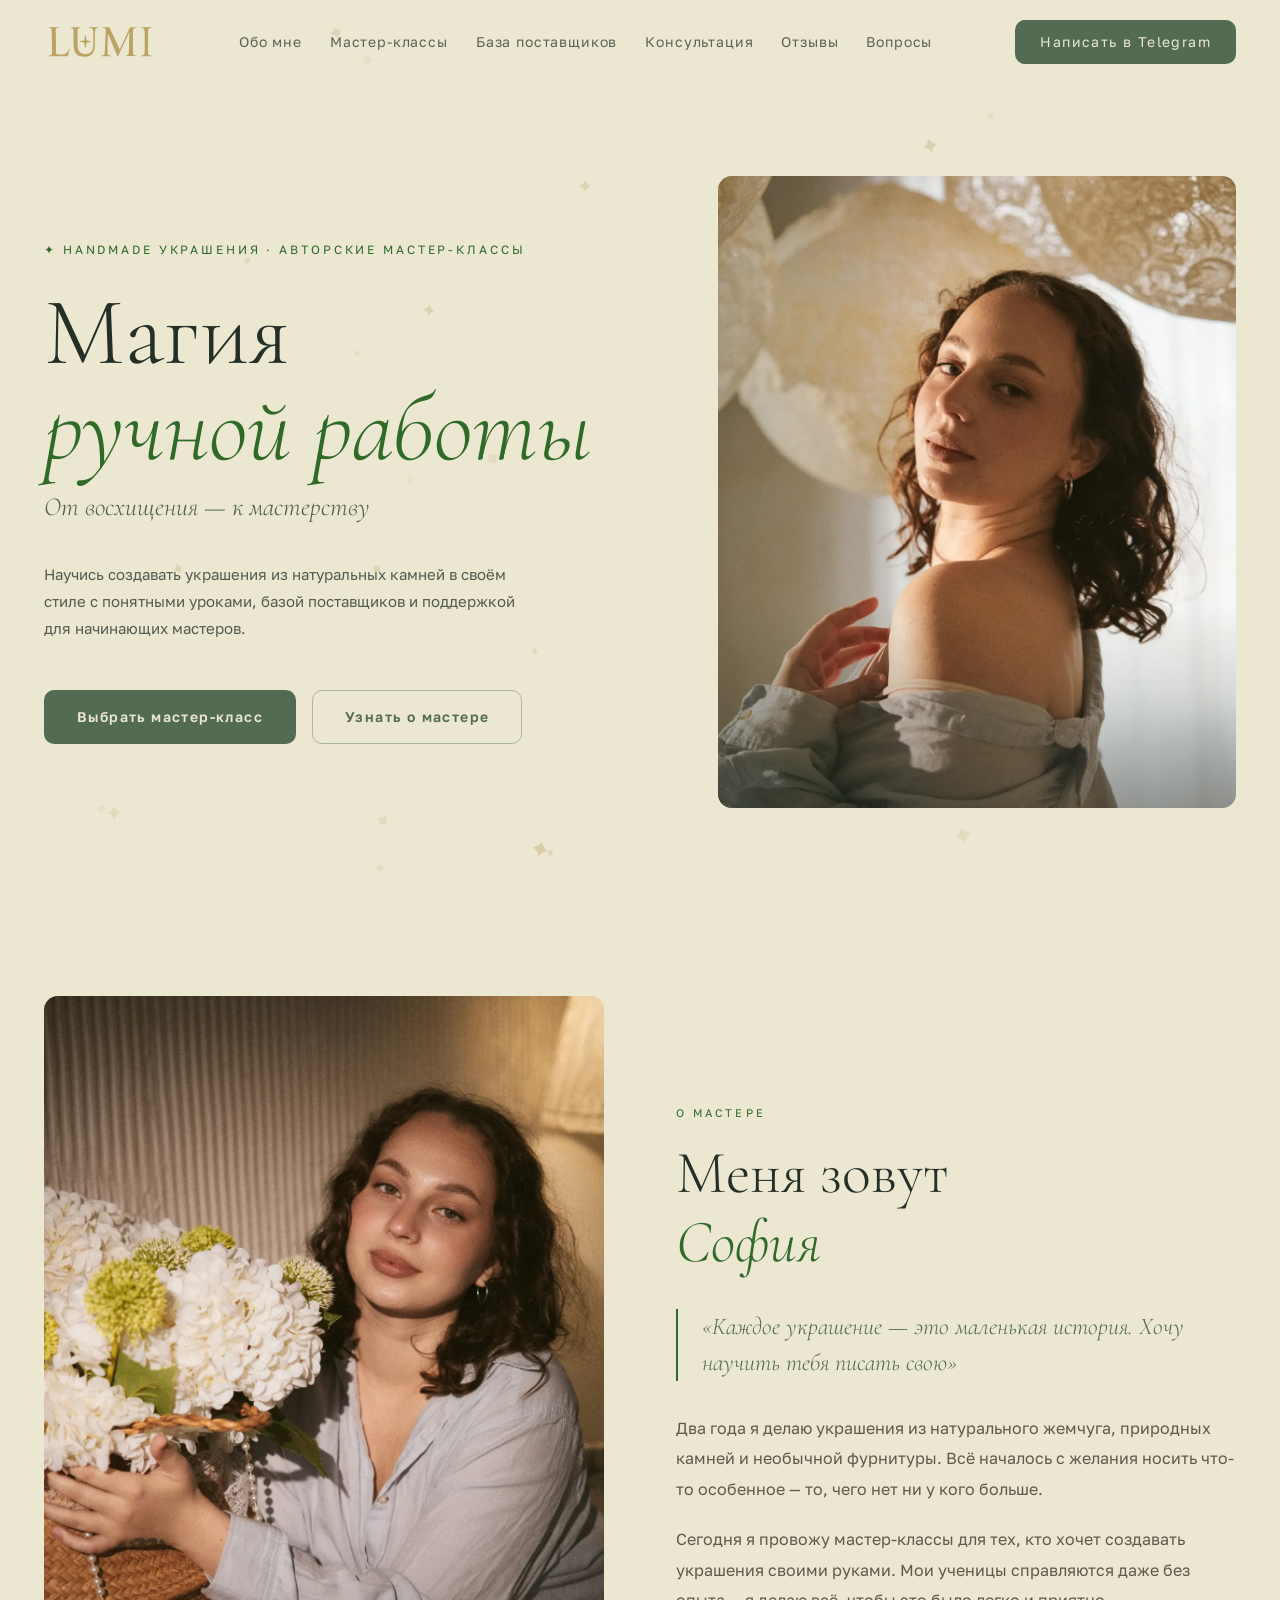
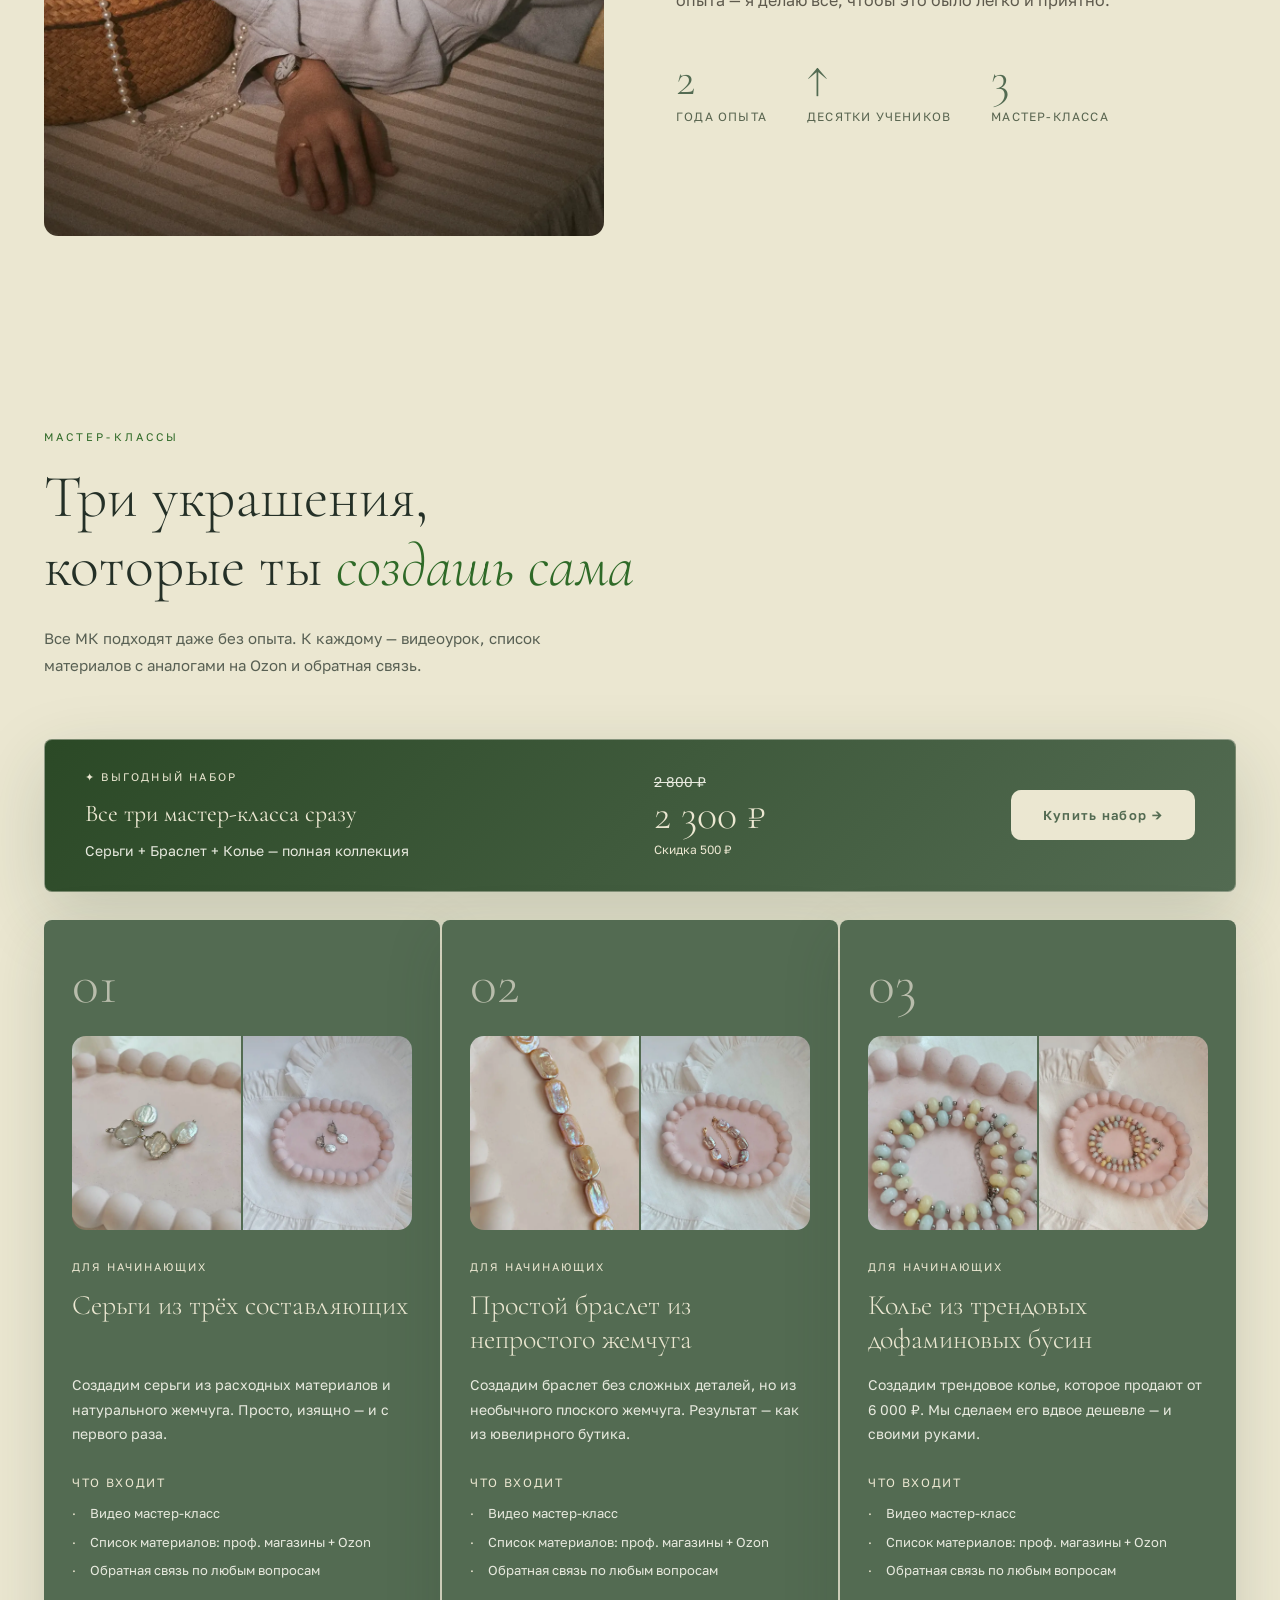
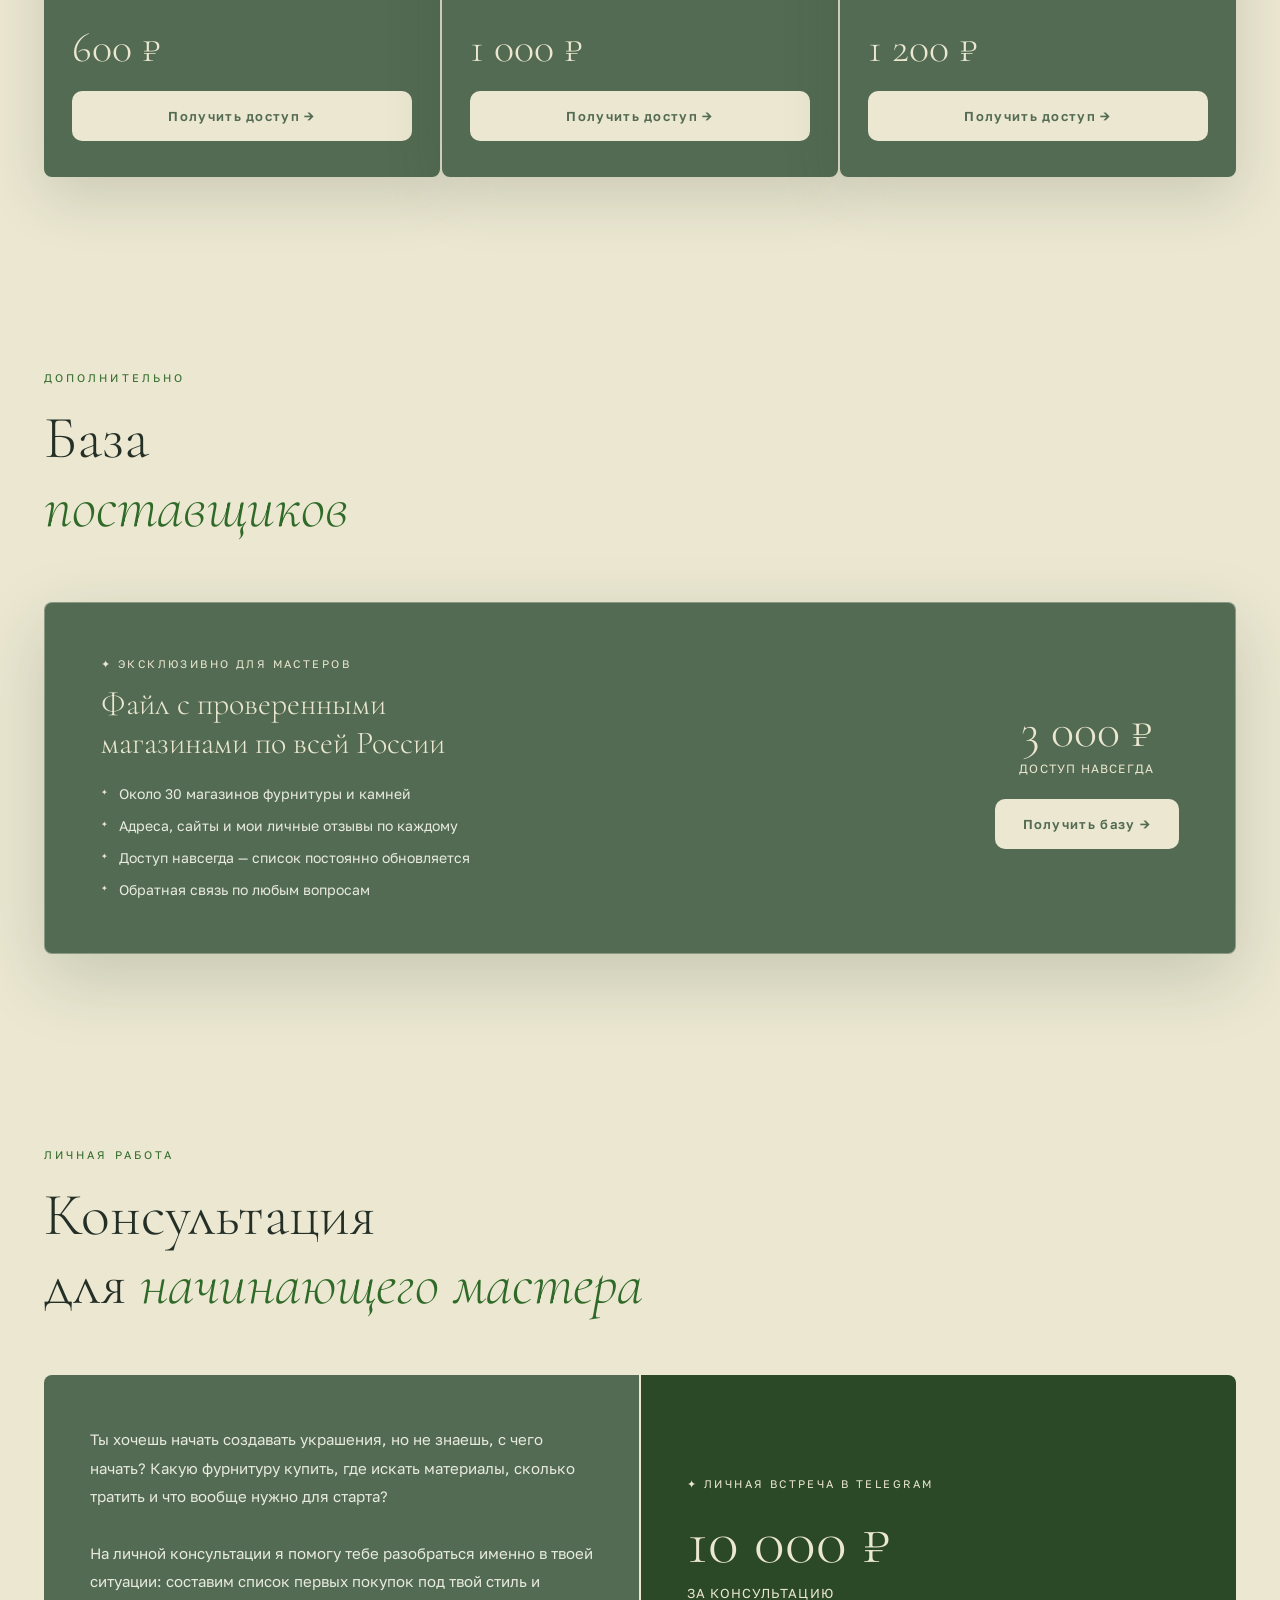
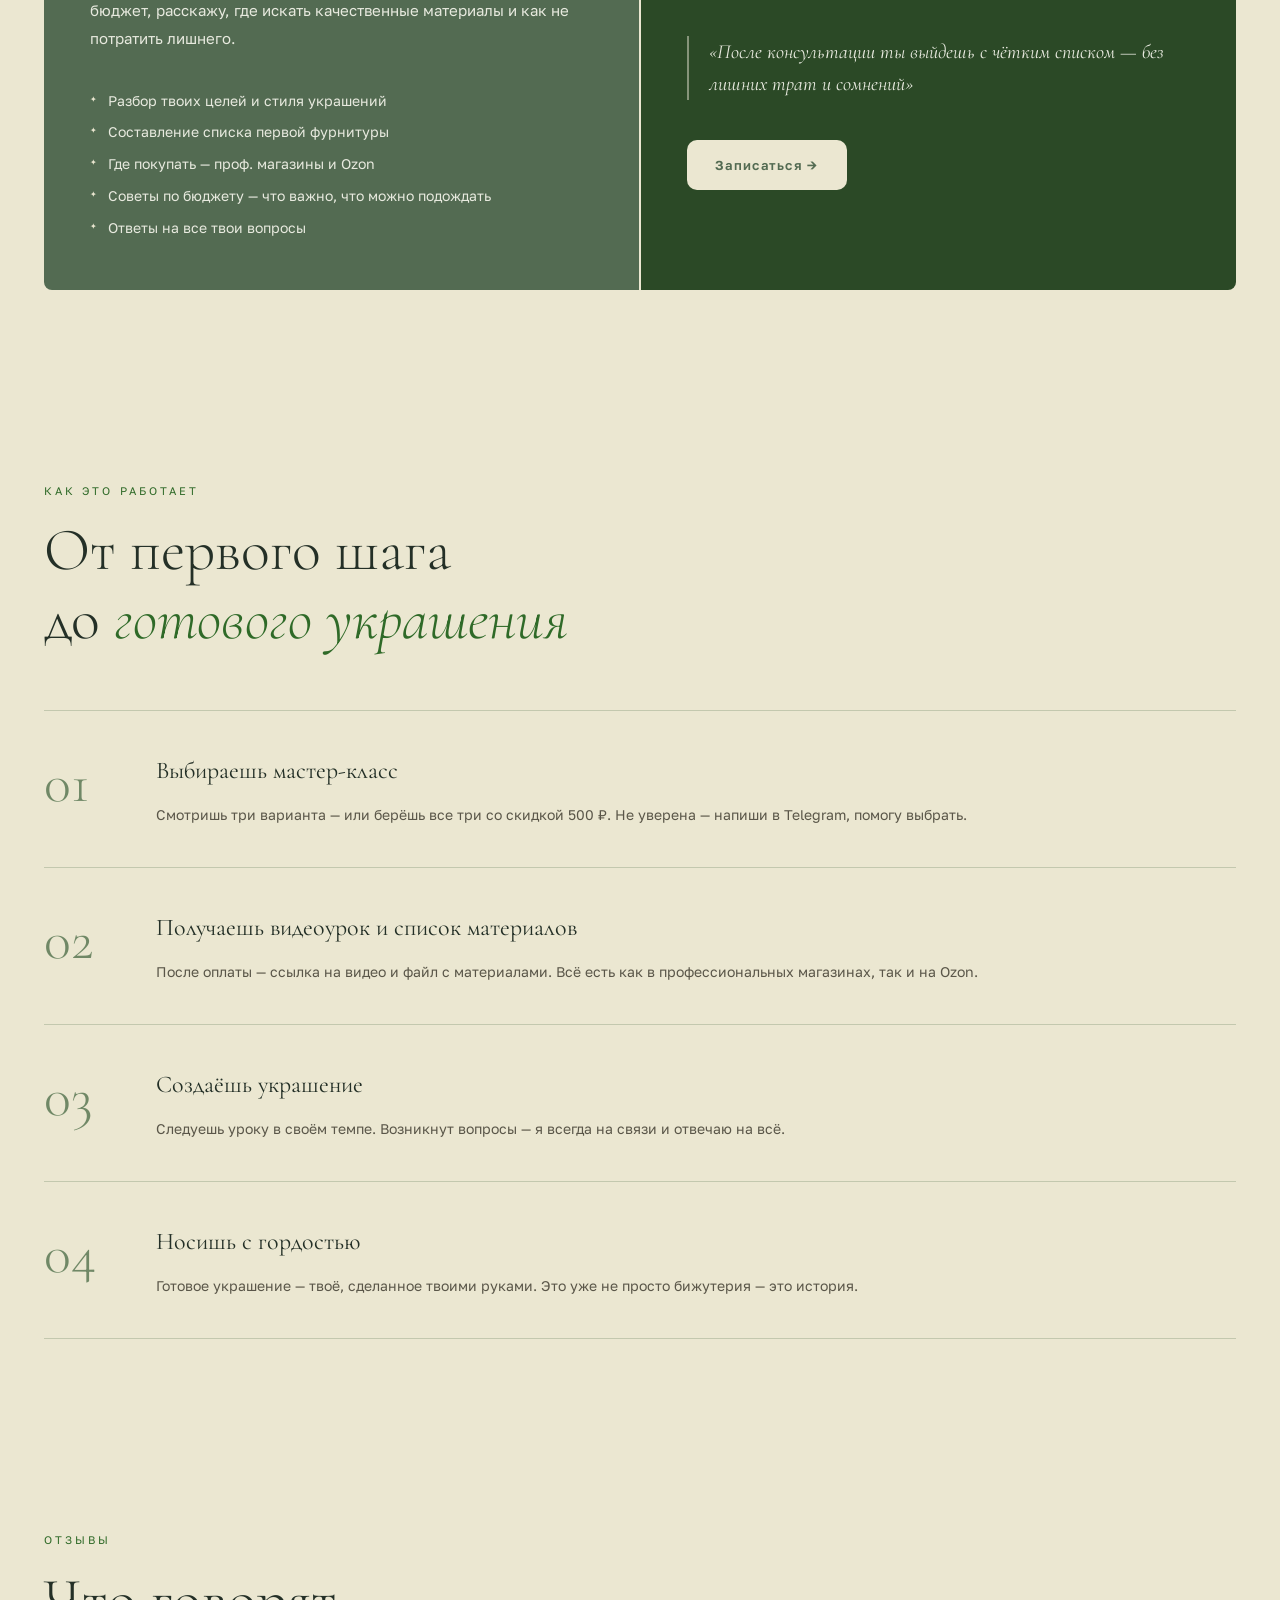
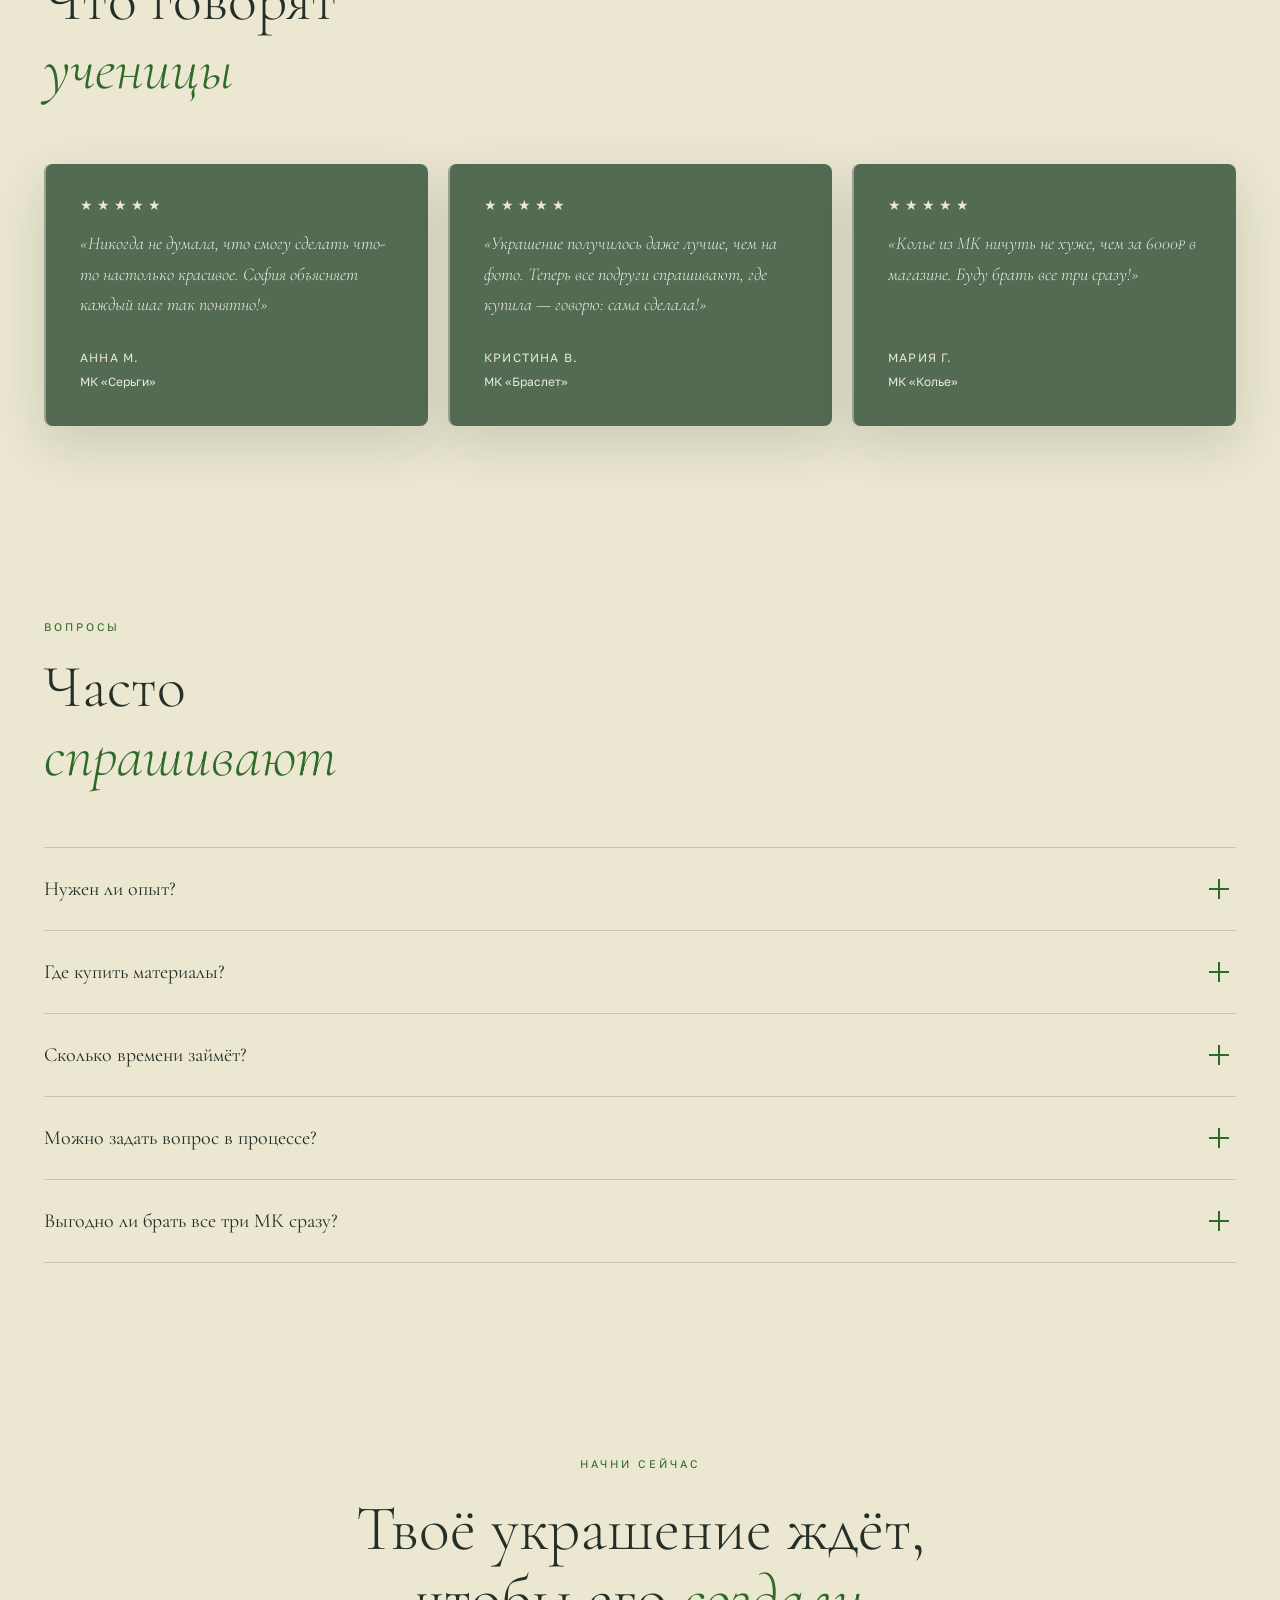
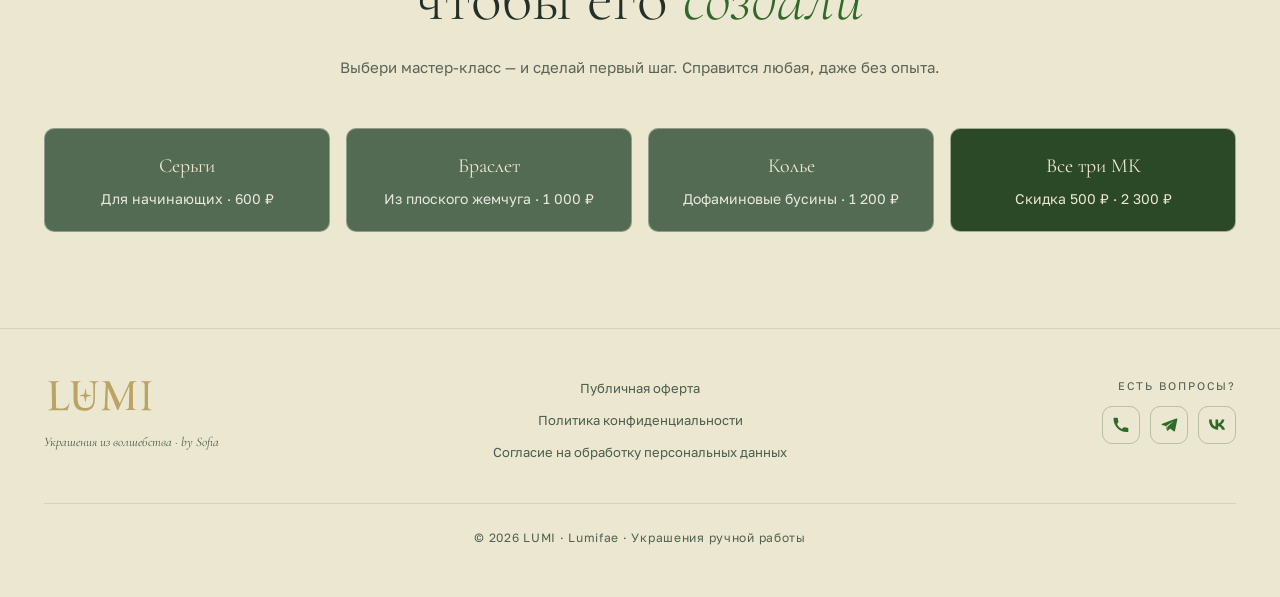
<file: index.html>
<!doctype html>
<html lang="ru">
	<head>
		<meta charset="UTF-8" />
		<meta name="viewport" content="width=device-width, initial-scale=1.0" />
		<meta
			name="description"
			content="LUMI — авторские украшения ручной работы, понятные мастер-классы по созданию украшений и база проверенных поставщиков для начинающих мастеров."
		/>
		<title>LUMI — Украшения из волшебства</title>
		<link rel="icon" href="icons/logo-lumi-gold.svg" type="image/svg+xml" />
		<link rel="stylesheet" href="css/main.css" />
		<script type="module" src="js/main.js"></script>
	</head>
	<body class="page">
		<div class="progress" data-progress></div>

		<header class="header" data-header>
			<div class="header__inner">
				<a href="#" class="header__logo" aria-label="LUMI">
					<img
						src="icons/logo-lumi-gold.svg"
						alt=""
						class="header__logo-image"
						width="242"
						height="81"
						fetchpriority="high"
						decoding="async"
					/>
				</a>

				<nav class="header__nav" aria-label="Основная навигация">
					<ul class="header__list">
						<li class="header__item">
							<a href="#about" class="header__link">Обо мне</a>
						</li>
						<li class="header__item">
							<a href="#workshops" class="header__link">Мастер-классы</a>
						</li>
						<li class="header__item">
							<a href="#suppliers" class="header__link">База поставщиков</a>
						</li>
						<li class="header__item">
							<a href="#consult" class="header__link">Консультация</a>
						</li>
						<li class="header__item">
							<a href="#reviews" class="header__link">Отзывы</a>
						</li>
						<li class="header__item">
							<a href="#faq" class="header__link">Вопросы</a>
						</li>
					</ul>
				</nav>

				<a
					href="https://t.me/sofiabei"
					target="_blank"
					class="button button--primary header__cta"
					>Написать в Telegram</a
				>

				<button
					class="header__burger"
					type="button"
					aria-label="Открыть меню"
					aria-controls="mobile-menu"
					aria-expanded="false"
					data-menu-toggle
				>
					<span class="header__burger-line"></span>
					<span class="header__burger-line"></span>
					<span class="header__burger-line"></span>
				</button>
			</div>
		</header>

		<div
			class="mobile-menu"
			id="mobile-menu"
			aria-hidden="true"
			data-mobile-menu
		>
			<nav class="mobile-menu__nav" aria-label="Мобильная навигация">
				<a href="#about" class="mobile-menu__link" data-mobile-link>Обо мне</a>
				<a href="#workshops" class="mobile-menu__link" data-mobile-link>
					Мастер-классы
				</a>
				<a href="#suppliers" class="mobile-menu__link" data-mobile-link>
					База поставщиков
				</a>
				<a href="#consult" class="mobile-menu__link" data-mobile-link>
					Консультация
				</a>
				<a href="#reviews" class="mobile-menu__link" data-mobile-link>Отзывы</a>
				<a href="#faq" class="mobile-menu__link" data-mobile-link>Вопросы</a>
				<a
					href="https://t.me/sofiabei"
					target="_blank"
					class="button button--primary mobile-menu__cta"
					data-mobile-link
					>Написать в Telegram</a
				>
			</nav>
		</div>
		<div class="mobile-menu__overlay" data-menu-overlay></div>

		<main class="main">
			<section class="hero" id="hero">
				<canvas class="hero__canvas" data-hero-canvas></canvas>
				<div class="hero__background"></div>
				<div class="hero__inner">
					<div class="hero__content">
						<p class="hero__eyebrow" data-reveal>
							✦ Handmade украшения · Авторские мастер-классы
						</p>
						<h1 class="hero__title" data-reveal>
							Магия <br /><em>ручной работы</em>
						</h1>
						<p class="hero__subtitle" data-reveal>
							От восхищения — к мастерству
						</p>
						<p class="hero__text" data-reveal>
							Научись создавать украшения из натуральных камней в своём стиле с
							понятными уроками, базой поставщиков и поддержкой для начинающих
							мастеров.
						</p>
						<div class="hero__actions" data-reveal>
							<a href="#workshops" class="button button--primary">
								Выбрать мастер-класс
							</a>
							<a href="#about" class="button button--ghost">Узнать о мастере</a>
						</div>
					</div>
					<div class="hero__photo">
						<picture>
							<source
								media="(min-width: 821px)"
								srcset="images/hero-img-2.webp"
							/>
							<img
								src="[data-uri]"
								alt="София"
								class="hero__image"
								width="1200"
								height="1800"
								fetchpriority="high"
								decoding="async"
							/>
						</picture>
					</div>
				</div>
			</section>

			<section class="about section" id="about">
				<div class="about__inner">
					<div class="about__photo" data-reveal>
						<img
							src="images/about-img.webp"
							alt="София — мастер украшений"
							class="about__image"
							width="1200"
							height="1800"
							loading="lazy"
							decoding="async"
						/>
					</div>
					<div class="about__content">
						<p class="eyebrow about__eyebrow" data-reveal>О мастере</p>
						<h2 class="title about__title" data-reveal>
							Меня зовут<br /><em>София</em>
						</h2>
						<blockquote class="about__quote" data-reveal>
							«Каждое украшение — это маленькая история. Хочу научить тебя
							писать свою»
						</blockquote>
						<p class="about__text" data-reveal>
							Два года я делаю украшения из натурального жемчуга, природных
							камней и необычной фурнитуры. Всё началось с желания носить что-то
							особенное — то, чего нет ни у кого больше.
						</p>
						<p class="about__text" data-reveal>
							Сегодня я провожу мастер-классы для тех, кто хочет создавать
							украшения своими руками. Мои ученицы справляются даже без опыта —
							я делаю всё, чтобы это было легко и приятно.
						</p>
						<div class="about__stats">
							<div class="about__stat" data-reveal>
								<div class="about__stat-value">2</div>
								<div class="about__stat-label">Года опыта</div>
							</div>
							<div class="about__stat" data-reveal>
								<div class="about__stat-value">↑</div>
								<div class="about__stat-label">Десятки учеников</div>
							</div>
							<div class="about__stat" data-reveal>
								<div class="about__stat-value">3</div>
								<div class="about__stat-label">Мастер-класса</div>
							</div>
						</div>
					</div>
				</div>
			</section>

			<section class="workshops section" id="workshops">
				<div class="workshops__header">
					<p class="eyebrow workshops__eyebrow" data-reveal>Мастер-классы</p>
					<h2 class="title workshops__title" data-reveal>
						Три украшения,<br />которые ты <em>создашь сама</em>
					</h2>
					<p class="workshops__description" data-reveal>
						Все МК подходят даже без опыта. К каждому — видеоурок, список
						материалов с аналогами на Ozon и обратная связь.
					</p>
				</div>

				<div class="bundle" data-reveal>
					<div class="bundle__content">
						<div class="bundle__tag">Выгодный набор</div>
						<div class="bundle__title">Все три мастер-класса сразу</div>
						<div class="bundle__subtitle">
							Серьги + Браслет + Колье — полная коллекция
						</div>
					</div>
					<div class="bundle__price">
						<div class="bundle__old-price">2 800 ₽</div>
						<div class="bundle__current-price">2 300 ₽</div>
						<div class="bundle__save">Скидка 500 ₽</div>
					</div>
					<a
						href="https://t.me/sofiabei"
						target="_blank"
						class="bundle__button"
					>
						Купить набор →
					</a>
				</div>

				<div class="workshops__grid">
					<article class="workshop-card" data-reveal>
						<div class="workshop-card__number">01</div>
						<div class="workshop-card__gallery">
							<img
								src="images/workshops/Earrings-2.webp"
								alt="Серьги из жемчуга"
								class="workshop-card__image"
								width="760"
								height="1013"
								loading="lazy"
								decoding="async"
							/>
							<img
								src="images/workshops/Earrings.webp"
								alt="Процесс создания серёг"
								class="workshop-card__image"
								width="760"
								height="1013"
								loading="lazy"
								decoding="async"
							/>
						</div>
						<div class="workshop-card__tag">Для начинающих</div>
						<h3 class="workshop-card__title">Серьги из трёх составляющих</h3>
						<p class="workshop-card__text">
							Создадим серьги из расходных материалов и натурального жемчуга.
							Просто, изящно — и с первого раза.
						</p>
						<div class="workshop-card__includes">
							<div class="workshop-card__includes-title">Что входит</div>
							<ul class="workshop-card__list">
								<li class="workshop-card__item">Видео мастер-класс</li>
								<li class="workshop-card__item">
									Список материалов: проф. магазины + Ozon
								</li>
								<li class="workshop-card__item">
									Обратная связь по любым вопросам
								</li>
							</ul>
						</div>
						<div class="workshop-card__price">600 ₽</div>
						<a
							href="https://t.me/sofiabei"
							target="_blank"
							class="workshop-card__button"
							>Получить доступ →</a
						>
					</article>

					<article class="workshop-card" data-reveal>
						<div class="workshop-card__number">02</div>
						<div class="workshop-card__gallery">
							<img
								src="images/workshops/Bracelet-2.webp"
								alt="Браслет из жемчуга"
								class="workshop-card__image"
								width="760"
								height="1013"
								loading="lazy"
								decoding="async"
							/>
							<img
								src="images/workshops/Bracelet.webp"
								alt="Процесс создания браслета"
								class="workshop-card__image"
								width="760"
								height="1014"
								loading="lazy"
								decoding="async"
							/>
						</div>
						<div class="workshop-card__tag">Для начинающих</div>
						<h3 class="workshop-card__title">
							Простой браслет из непростого жемчуга
						</h3>
						<p class="workshop-card__text">
							Создадим браслет без сложных деталей, но из необычного плоского
							жемчуга. Результат — как из ювелирного бутика.
						</p>
						<div class="workshop-card__includes">
							<div class="workshop-card__includes-title">Что входит</div>
							<ul class="workshop-card__list">
								<li class="workshop-card__item">Видео мастер-класс</li>
								<li class="workshop-card__item">
									Список материалов: проф. магазины + Ozon
								</li>
								<li class="workshop-card__item">
									Обратная связь по любым вопросам
								</li>
							</ul>
						</div>
						<div class="workshop-card__price">1 000 ₽</div>
						<a
							href="https://t.me/sofiabei"
							target="_blank"
							class="workshop-card__button"
							>Получить доступ →</a
						>
					</article>

					<article class="workshop-card" data-reveal>
						<div class="workshop-card__number">03</div>
						<div class="workshop-card__gallery">
							<img
								src="images/workshops/Necklace-2.webp"
								alt="Колье из бусин"
								class="workshop-card__image"
								width="760"
								height="1014"
								loading="lazy"
								decoding="async"
							/>
							<img
								src="images/workshops/Necklace.webp"
								alt="Процесс создания колье"
								class="workshop-card__image"
								width="760"
								height="1013"
								loading="lazy"
								decoding="async"
							/>
						</div>
						<div class="workshop-card__tag">Для начинающих</div>
						<h3 class="workshop-card__title">
							Колье из трендовых дофаминовых бусин
						</h3>
						<p class="workshop-card__text">
							Создадим трендовое колье, которое продают от 6 000 ₽. Мы сделаем
							его вдвое дешевле — и своими руками.
						</p>
						<div class="workshop-card__includes">
							<div class="workshop-card__includes-title">Что входит</div>
							<ul class="workshop-card__list">
								<li class="workshop-card__item">Видео мастер-класс</li>
								<li class="workshop-card__item">
									Список материалов: проф. магазины + Ozon
								</li>
								<li class="workshop-card__item">
									Обратная связь по любым вопросам
								</li>
							</ul>
						</div>
						<div class="workshop-card__price">1 200 ₽</div>
						<a
							href="https://t.me/sofiabei"
							target="_blank"
							class="workshop-card__button"
							>Получить доступ →</a
						>
					</article>
				</div>
			</section>

			<section class="suppliers section" id="suppliers">
				<div class="section__header">
					<p class="eyebrow section__eyebrow" data-reveal>Дополнительно</p>
					<h2 class="title section__title" data-reveal>
						База<br /><em>поставщиков</em>
					</h2>
				</div>
				<div class="suppliers__card" data-reveal>
					<div class="suppliers__content">
						<div class="suppliers__eyebrow">Эксклюзивно для мастеров</div>
						<div class="suppliers__title">
							Файл с проверенными<br />магазинами по всей России
						</div>
						<ul class="check-list suppliers__list">
							<li class="check-list__item">
								Около 30 магазинов фурнитуры и камней
							</li>
							<li class="check-list__item">
								Адреса, сайты и мои личные отзывы по каждому
							</li>
							<li class="check-list__item">
								Доступ навсегда — список постоянно обновляется
							</li>
							<li class="check-list__item">Обратная связь по любым вопросам</li>
						</ul>
					</div>
					<div class="suppliers__aside">
						<div class="suppliers__price">3 000 ₽</div>
						<div class="suppliers__label">доступ навсегда</div>
						<a
							href="https://t.me/sofiabei"
							target="_blank"
							class="suppliers__button"
						>
							Получить базу →
						</a>
					</div>
				</div>
			</section>

			<section class="consult section" id="consult">
				<div class="section__header">
					<p class="eyebrow section__eyebrow" data-reveal>Личная работа</p>
					<h2 class="title section__title" data-reveal>
						Консультация<br />для <em>начинающего мастера</em>
					</h2>
				</div>
				<div class="consult__grid">
					<div class="consult__copy">
						<p class="consult__text">
							Ты хочешь начать создавать украшения, но не знаешь, с чего начать?
							Какую фурнитуру купить, где искать материалы, сколько тратить и
							что вообще нужно для старта?
						</p>
						<p class="consult__text">
							На личной консультации я помогу тебе разобраться именно в твоей
							ситуации: составим список первых покупок под твой стиль и бюджет,
							расскажу, где искать качественные материалы и как не потратить
							лишнего.
						</p>
						<ul class="check-list consult__list">
							<li class="check-list__item">
								Разбор твоих целей и стиля украшений
							</li>
							<li class="check-list__item">
								Составление списка первой фурнитуры
							</li>
							<li class="check-list__item">
								Где покупать — проф. магазины и Ozon
							</li>
							<li class="check-list__item">
								Советы по бюджету — что важно, что можно подождать
							</li>
							<li class="check-list__item">Ответы на все твои вопросы</li>
						</ul>
					</div>
					<div class="consult__offer">
						<div class="consult__eyebrow">Личная встреча в Telegram</div>
						<div class="consult__price">10 000 ₽</div>
						<div class="consult__label">за консультацию</div>
						<blockquote class="consult__quote">
							«После консультации ты выйдешь с чётким списком — без лишних трат
							и сомнений»
						</blockquote>
						<a
							href="https://t.me/sofiabei"
							target="_blank"
							class="consult__button"
						>
							Записаться →
						</a>
					</div>
				</div>
			</section>

			<section class="how section" id="how">
				<div class="how__inner">
					<p class="eyebrow how__eyebrow" data-reveal>Как это работает</p>
					<h2 class="title how__title" data-reveal>
						От первого шага<br />до <em>готового украшения</em>
					</h2>
					<div class="how__steps">
						<div class="how__step" data-reveal>
							<div class="how__step-number">01</div>
							<div class="how__step-content">
								<div class="how__step-title">Выбираешь мастер-класс</div>
								<p class="how__step-text">
									Смотришь три варианта — или берёшь все три со скидкой 500 ₽.
									Не уверена — напиши в Telegram, помогу выбрать.
								</p>
							</div>
						</div>
						<div class="how__step" data-reveal>
							<div class="how__step-number">02</div>
							<div class="how__step-content">
								<div class="how__step-title">
									Получаешь видеоурок и список материалов
								</div>
								<p class="how__step-text">
									После оплаты — ссылка на видео и файл с материалами. Всё есть
									как в профессиональных магазинах, так и на Ozon.
								</p>
							</div>
						</div>
						<div class="how__step" data-reveal>
							<div class="how__step-number">03</div>
							<div class="how__step-content">
								<div class="how__step-title">Создаёшь украшение</div>
								<p class="how__step-text">
									Следуешь уроку в своём темпе. Возникнут вопросы — я всегда на
									связи и отвечаю на всё.
								</p>
							</div>
						</div>
						<div class="how__step" data-reveal>
							<div class="how__step-number">04</div>
							<div class="how__step-content">
								<div class="how__step-title">Носишь с гордостью</div>
								<p class="how__step-text">
									Готовое украшение — твоё, сделанное твоими руками. Это уже не
									просто бижутерия — это история.
								</p>
							</div>
						</div>
					</div>
				</div>
			</section>

			<section class="reviews section" id="reviews">
				<div class="reviews__header">
					<p class="eyebrow reviews__eyebrow" data-reveal>Отзывы</p>
					<h2 class="title reviews__title" data-reveal>
						Что говорят<br /><em>ученицы</em>
					</h2>
				</div>
				<div class="reviews__grid">
					<article class="reviews__card" data-reveal>
						<div class="reviews__stars">★★★★★</div>
						<p class="reviews__text">
							«Никогда не думала, что смогу сделать что-то настолько красивое.
							София объясняет каждый шаг так понятно!»
						</p>
						<div class="reviews__author">Анна М.</div>
						<div class="reviews__course">МК «Серьги»</div>
					</article>
					<article class="reviews__card" data-reveal>
						<div class="reviews__stars">★★★★★</div>
						<p class="reviews__text">
							«Украшение получилось даже лучше, чем на фото. Теперь все подруги
							спрашивают, где купила — говорю: сама сделала!»
						</p>
						<div class="reviews__author">Кристина В.</div>
						<div class="reviews__course">МК «Браслет»</div>
					</article>
					<article class="reviews__card" data-reveal>
						<div class="reviews__stars">★★★★★</div>
						<p class="reviews__text">
							«Колье из МК ничуть не хуже, чем за 6000₽ в магазине. Буду брать
							все три сразу!»
						</p>
						<div class="reviews__author">Мария Г.</div>
						<div class="reviews__course">МК «Колье»</div>
					</article>
				</div>
			</section>

			<section class="faq section" id="faq">
				<div class="faq__inner">
					<p class="eyebrow faq__eyebrow" data-reveal>Вопросы</p>
					<h2 class="title faq__title" data-reveal>
						Часто<br /><em>спрашивают</em>
					</h2>
					<div class="faq__list">
						<div class="faq__item" data-faq-item data-reveal>
							<button
								class="faq__question"
								type="button"
								aria-expanded="false"
								aria-controls="faq-answer-1"
								data-faq-question
							>
								<span class="faq__question-text">Нужен ли опыт?</span>
								<span class="faq__icon" aria-hidden="true"></span>
							</button>
							<div class="faq__answer" id="faq-answer-1" data-faq-answer>
								Нет! Все три МК созданы специально для начинающих. Объясняю с
								нуля — инструменты, техники, каждый шаг. Всё что нужно — желание
								попробовать.
							</div>
						</div>
						<div class="faq__item" data-faq-item data-reveal>
							<button
								class="faq__question"
								type="button"
								aria-expanded="false"
								aria-controls="faq-answer-2"
								data-faq-question
							>
								<span class="faq__question-text">Где купить материалы?</span>
								<span class="faq__icon" aria-hidden="true"></span>
							</button>
							<div class="faq__answer" id="faq-answer-2" data-faq-answer>
								После оплаты получишь файл со ссылками — на профессиональные
								магазины и аналоги с Ozon. Найдёшь всё в любом городе.
							</div>
						</div>
						<div class="faq__item" data-faq-item data-reveal>
							<button
								class="faq__question"
								type="button"
								aria-expanded="false"
								aria-controls="faq-answer-3"
								data-faq-question
							>
								<span class="faq__question-text">Сколько времени займёт?</span>
								<span class="faq__icon" aria-hidden="true"></span>
							</button>
							<div class="faq__answer" id="faq-answer-3" data-faq-answer>
								От 1 до 3 часов, в зависимости от твоего темпа. Видео и файл с
								материалами остаются навсегда — можешь вернуться в любое время.
							</div>
						</div>
						<div class="faq__item" data-faq-item data-reveal>
							<button
								class="faq__question"
								type="button"
								aria-expanded="false"
								aria-controls="faq-answer-4"
								data-faq-question
							>
								<span class="faq__question-text">
									Можно задать вопрос в процессе?
								</span>
								<span class="faq__icon" aria-hidden="true"></span>
							</button>
							<div class="faq__answer" id="faq-answer-4" data-faq-answer>
								Конечно! Пишешь мне в Telegram — отвечаю на все вопросы. Никто
								не остаётся наедине с трудностями.
							</div>
						</div>
						<div class="faq__item" data-faq-item data-reveal>
							<button
								class="faq__question"
								type="button"
								aria-expanded="false"
								aria-controls="faq-answer-5"
								data-faq-question
							>
								<span class="faq__question-text">
									Выгодно ли брать все три МК сразу?
								</span>
								<span class="faq__icon" aria-hidden="true"></span>
							</button>
							<div class="faq__answer" id="faq-answer-5" data-faq-answer>
								Да — по отдельности выйдет 2 800 ₽. При покупке набора — 2 300
								₽. Экономия 500 ₽ и сразу три украшения в коллекции.
							</div>
						</div>
					</div>
				</div>
			</section>

			<section class="cta section" id="cta">
				<div class="cta__inner">
					<p class="cta__eyebrow" data-reveal>Начни сейчас</p>
					<h2 class="cta__title" data-reveal>
						Твоё украшение ждёт,<br />чтобы его <em>создали</em>
					</h2>
					<p class="cta__text" data-reveal>
						Выбери мастер-класс — и сделай первый шаг. Справится любая, даже без
						опыта.
					</p>
					<div class="cta__cards" data-reveal>
						<a href="https://t.me/sofiabei" target="_blank" class="cta__card">
							<strong class="cta__card-title">Серьги</strong>
							<span class="cta__card-text">Для начинающих · 600 ₽</span>
						</a>
						<a href="https://t.me/sofiabei" target="_blank" class="cta__card">
							<strong class="cta__card-title">Браслет</strong>
							<span class="cta__card-text">Из плоского жемчуга · 1 000 ₽</span>
						</a>
						<a href="https://t.me/sofiabei" target="_blank" class="cta__card">
							<strong class="cta__card-title">Колье</strong>
							<span class="cta__card-text">Дофаминовые бусины · 1 200 ₽</span>
						</a>
						<a
							href="https://t.me/sofiabei"
							target="_blank"
							class="cta__card cta__card--featured"
						>
							<strong class="cta__card-title">Все три МК</strong>
							<span class="cta__card-text">Скидка 500 ₽ · 2 300 ₽</span>
						</a>
					</div>
				</div>
			</section>
		</main>

		<footer class="footer">
			<div class="footer__main">
				<div class="footer__brand">
					<a href="#" class="footer__logo" aria-label="LUMI">
						<img
							src="icons/logo-lumi-gold.svg"
							alt=""
							class="footer__logo-image"
							width="242"
							height="81"
							loading="lazy"
							decoding="async"
						/>
					</a>
					<p class="footer__tagline">Украшения из волшебства · by Sofia</p>
				</div>
				<div class="footer__legal">
					<a href="oferta.html" class="footer__legal-link">Публичная оферта</a>
					<a href="privacy.html" class="footer__legal-link">
						Политика конфиденциальности
					</a>
					<a href="consent.html" class="footer__legal-link">
						Согласие на обработку персональных данных
					</a>
				</div>
				<div class="footer__contacts">
					<div class="footer__contacts-title">Есть вопросы?</div>
					<div class="footer__contacts-list" aria-label="Контакты">
						<a
							href="tel:+79180436070"
							class="footer__contact-link"
							aria-label="Позвонить по номеру +7 918 043-60-70"
						>
							<svg aria-hidden="true" viewBox="0 0 24 24">
								<use href="icons/sprite.svg#icon-phone"></use>
							</svg>
						</a>
						<a
							href="https://t.me/sofiabei"
							target="_blank"
							class="footer__contact-link"
							aria-label="Написать в Telegram"
						>
							<svg aria-hidden="true" viewBox="0 0 24 24">
								<use href="icons/sprite.svg#icon-telegram"></use>
							</svg>
						</a>
						<a
							href="https://vk.ru/lumifairy"
							target="_blank"
							rel="noopener"
							class="footer__contact-link"
							aria-label="Открыть VK"
						>
							<svg aria-hidden="true" viewBox="0 0 24 24">
								<use href="icons/sprite.svg#icon-vk"></use>
							</svg>
						</a>
					</div>
				</div>
			</div>
			<div class="footer__bottom">
				© 2026 LUMI · Lumifae · Украшения ручной работы
			</div>
		</footer>
	</body>
</html>
</file>
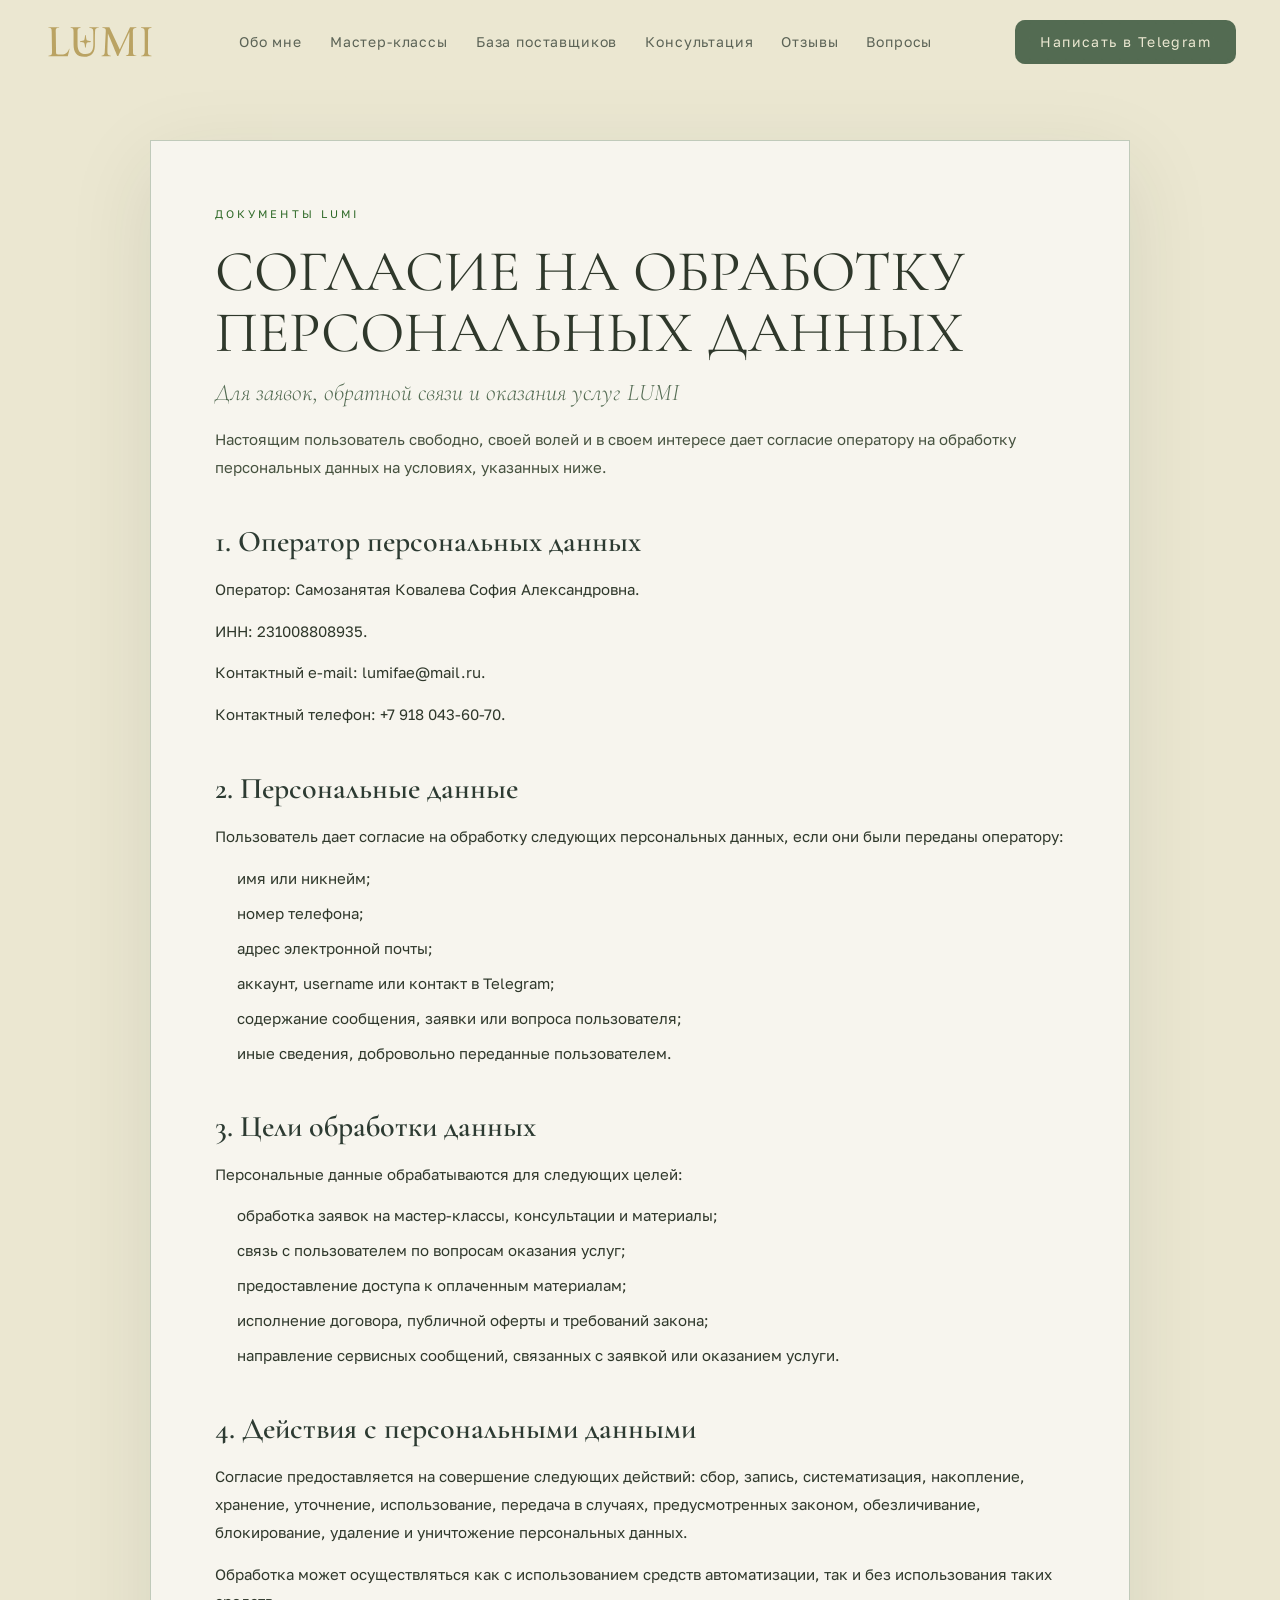
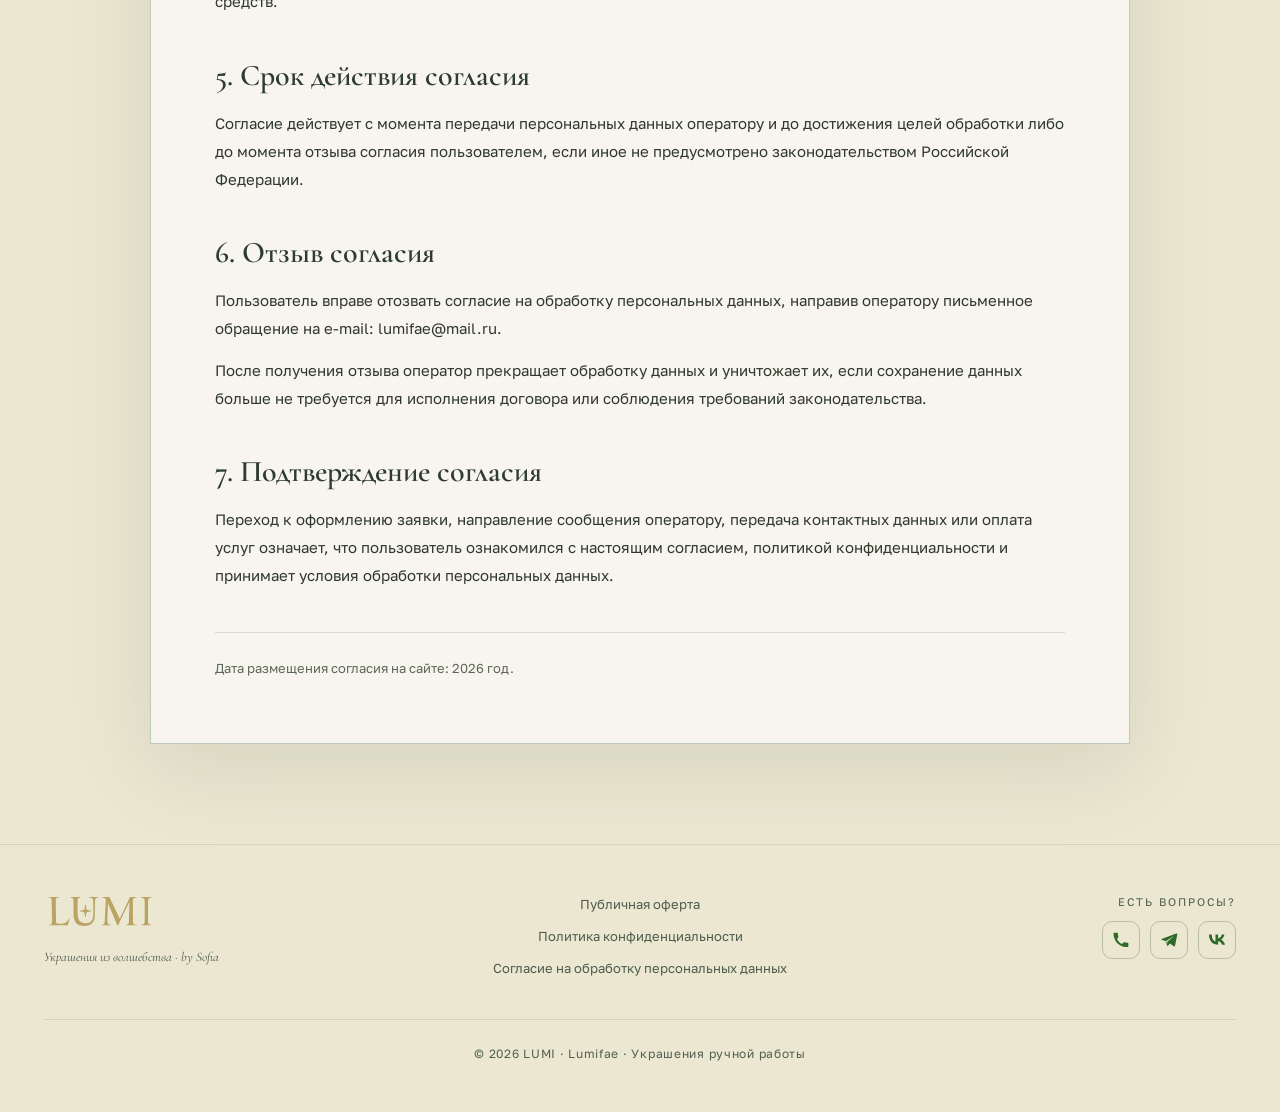
<file: consent.html>
<!doctype html>
<html lang="ru">
	<head>
		<meta charset="UTF-8" />
		<meta name="viewport" content="width=device-width, initial-scale=1.0" />
		<meta
			name="description"
			content="Согласие LUMI на обработку персональных данных: информация о целях, сроках и условиях обработки данных."
		/>
		<title>Согласие на обработку персональных данных — LUMI</title>
		<link rel="icon" href="icons/logo-lumi-gold.svg" type="image/svg+xml" />
		<link rel="stylesheet" href="css/main.css" />
		<script type="module" src="js/main.js"></script>
	</head>
	<body class="page">
		<div class="progress" data-progress></div>

		<header class="header" data-header>
			<div class="header__inner">
				<a href="index.html" class="header__logo" aria-label="LUMI">
					<img
						src="icons/logo-lumi-gold.svg"
						alt=""
						class="header__logo-image"
						width="242"
						height="81"
						fetchpriority="high"
						decoding="async"
					/>
				</a>

				<nav class="header__nav" aria-label="Основная навигация">
					<ul class="header__list">
						<li class="header__item">
							<a href="index.html#about" class="header__link">Обо мне</a>
						</li>
						<li class="header__item">
							<a href="index.html#workshops" class="header__link">
								Мастер-классы
							</a>
						</li>
						<li class="header__item">
							<a href="index.html#suppliers" class="header__link">
								База поставщиков
							</a>
						</li>
						<li class="header__item">
							<a href="index.html#consult" class="header__link">
								Консультация
							</a>
						</li>
						<li class="header__item">
							<a href="index.html#reviews" class="header__link">Отзывы</a>
						</li>
						<li class="header__item">
							<a href="index.html#faq" class="header__link">Вопросы</a>
						</li>
					</ul>
				</nav>

				<a
					href="https://t.me/sofiabei"
					target="_blank"
					class="button button--primary header__cta"
					>Написать в Telegram</a
				>

				<button
					class="header__burger"
					type="button"
					aria-label="Открыть меню"
					aria-controls="mobile-menu"
					aria-expanded="false"
					data-menu-toggle
				>
					<span class="header__burger-line"></span>
					<span class="header__burger-line"></span>
					<span class="header__burger-line"></span>
				</button>
			</div>
		</header>

		<div
			class="mobile-menu"
			id="mobile-menu"
			aria-hidden="true"
			data-mobile-menu
		>
			<nav class="mobile-menu__nav" aria-label="Мобильная навигация">
				<a href="index.html#about" class="mobile-menu__link" data-mobile-link>
					Обо мне
				</a>
				<a
					href="index.html#workshops"
					class="mobile-menu__link"
					data-mobile-link
				>
					Мастер-классы
				</a>
				<a
					href="index.html#suppliers"
					class="mobile-menu__link"
					data-mobile-link
				>
					База поставщиков
				</a>
				<a href="index.html#consult" class="mobile-menu__link" data-mobile-link>
					Консультация
				</a>
				<a href="index.html#reviews" class="mobile-menu__link" data-mobile-link>
					Отзывы
				</a>
				<a href="index.html#faq" class="mobile-menu__link" data-mobile-link>
					Вопросы
				</a>
				<a
					href="https://t.me/sofiabei"
					target="_blank"
					class="button button--primary mobile-menu__cta"
					data-mobile-link
					>Написать в Telegram</a
				>
			</nav>
		</div>
		<div class="mobile-menu__overlay" data-menu-overlay></div>

		<main class="main">
			<section class="offer">
				<div class="offer__inner">
					<article class="offer__document">
						<div class="offer__label">Документы LUMI</div>
						<h1 class="offer__title">
							Согласие на обработку персональных данных
						</h1>
						<p class="offer__subtitle">
							Для заявок, обратной связи и оказания услуг LUMI
						</p>
						<p class="offer__intro">
							Настоящим пользователь свободно, своей волей и в своем интересе
							дает согласие оператору на обработку персональных данных на
							условиях, указанных ниже.
						</p>

						<section class="offer__section">
							<h2 class="offer__heading">1. Оператор персональных данных</h2>
							<p class="offer__text">
								Оператор: Самозанятая Ковалева София Александровна.
							</p>
							<p class="offer__text">ИНН: 231008808935.</p>
							<p class="offer__text">Контактный e-mail: lumifae@mail.ru.</p>
							<p class="offer__text">Контактный телефон: +7 918 043-60-70.</p>
						</section>

						<section class="offer__section">
							<h2 class="offer__heading">2. Персональные данные</h2>
							<p class="offer__text">
								Пользователь дает согласие на обработку следующих персональных
								данных, если они были переданы оператору:
							</p>
							<ul class="offer__list">
								<li class="offer__item">имя или никнейм;</li>
								<li class="offer__item">номер телефона;</li>
								<li class="offer__item">адрес электронной почты;</li>
								<li class="offer__item">
									аккаунт, username или контакт в Telegram;
								</li>
								<li class="offer__item">
									содержание сообщения, заявки или вопроса пользователя;
								</li>
								<li class="offer__item">
									иные сведения, добровольно переданные пользователем.
								</li>
							</ul>
						</section>

						<section class="offer__section">
							<h2 class="offer__heading">3. Цели обработки данных</h2>
							<p class="offer__text">
								Персональные данные обрабатываются для следующих целей:
							</p>
							<ul class="offer__list">
								<li class="offer__item">
									обработка заявок на мастер-классы, консультации и материалы;
								</li>
								<li class="offer__item">
									связь с пользователем по вопросам оказания услуг;
								</li>
								<li class="offer__item">
									предоставление доступа к оплаченным материалам;
								</li>
								<li class="offer__item">
									исполнение договора, публичной оферты и требований закона;
								</li>
								<li class="offer__item">
									направление сервисных сообщений, связанных с заявкой или
									оказанием услуги.
								</li>
							</ul>
						</section>

						<section class="offer__section">
							<h2 class="offer__heading">
								4. Действия с персональными данными
							</h2>
							<p class="offer__text">
								Согласие предоставляется на совершение следующих действий: сбор,
								запись, систематизация, накопление, хранение, уточнение,
								использование, передача в случаях, предусмотренных законом,
								обезличивание, блокирование, удаление и уничтожение персональных
								данных.
							</p>
							<p class="offer__text">
								Обработка может осуществляться как с использованием средств
								автоматизации, так и без использования таких средств.
							</p>
						</section>

						<section class="offer__section">
							<h2 class="offer__heading">5. Срок действия согласия</h2>
							<p class="offer__text">
								Согласие действует с момента передачи персональных данных
								оператору и до достижения целей обработки либо до момента отзыва
								согласия пользователем, если иное не предусмотрено
								законодательством Российской Федерации.
							</p>
						</section>

						<section class="offer__section">
							<h2 class="offer__heading">6. Отзыв согласия</h2>
							<p class="offer__text">
								Пользователь вправе отозвать согласие на обработку персональных
								данных, направив оператору письменное обращение на e-mail:
								lumifae@mail.ru.
							</p>
							<p class="offer__text">
								После получения отзыва оператор прекращает обработку данных и
								уничтожает их, если сохранение данных больше не требуется для
								исполнения договора или соблюдения требований законодательства.
							</p>
						</section>

						<section class="offer__section">
							<h2 class="offer__heading">7. Подтверждение согласия</h2>
							<p class="offer__text">
								Переход к оформлению заявки, направление сообщения оператору,
								передача контактных данных или оплата услуг означает, что
								пользователь ознакомился с настоящим согласием, политикой
								конфиденциальности и принимает условия обработки персональных
								данных.
							</p>
						</section>

						<div class="offer__note">
							Дата размещения согласия на сайте: 2026 год.
						</div>
					</article>
				</div>
			</section>
		</main>

		<footer class="footer">
			<div class="footer__main">
				<div class="footer__brand">
					<a href="index.html" class="footer__logo" aria-label="LUMI">
						<img
							src="icons/logo-lumi-gold.svg"
							alt=""
							class="footer__logo-image"
							width="242"
							height="81"
							loading="lazy"
							decoding="async"
						/>
					</a>
					<p class="footer__tagline">Украшения из волшебства · by Sofia</p>
				</div>
				<div class="footer__legal">
					<a href="oferta.html" class="footer__legal-link">Публичная оферта</a>
					<a href="privacy.html" class="footer__legal-link">
						Политика конфиденциальности
					</a>
					<a href="consent.html" class="footer__legal-link">
						Согласие на обработку персональных данных
					</a>
				</div>
				<div class="footer__contacts">
					<div class="footer__contacts-title">Есть вопросы?</div>
					<div class="footer__contacts-list" aria-label="Контакты">
						<a
							href="tel:+79180436070"
							class="footer__contact-link"
							aria-label="Позвонить по номеру +7 918 043-60-70"
						>
							<svg aria-hidden="true" viewBox="0 0 24 24">
								<use href="icons/sprite.svg#icon-phone"></use>
							</svg>
						</a>
						<a
							href="https://t.me/sofiabei"
							target="_blank"
							class="footer__contact-link"
							aria-label="Написать в Telegram"
						>
							<svg aria-hidden="true" viewBox="0 0 24 24">
								<use href="icons/sprite.svg#icon-telegram"></use>
							</svg>
						</a>
						<a
							href="https://vk.ru/lumifairy"
							target="_blank"
							rel="noopener"
							class="footer__contact-link"
							aria-label="Открыть VK"
						>
							<svg aria-hidden="true" viewBox="0 0 24 24">
								<use href="icons/sprite.svg#icon-vk"></use>
							</svg>
						</a>
					</div>
				</div>
			</div>
			<div class="footer__bottom">
				© 2026 LUMI · Lumifae · Украшения ручной работы
			</div>
		</footer>
	</body>
</html>
</file>
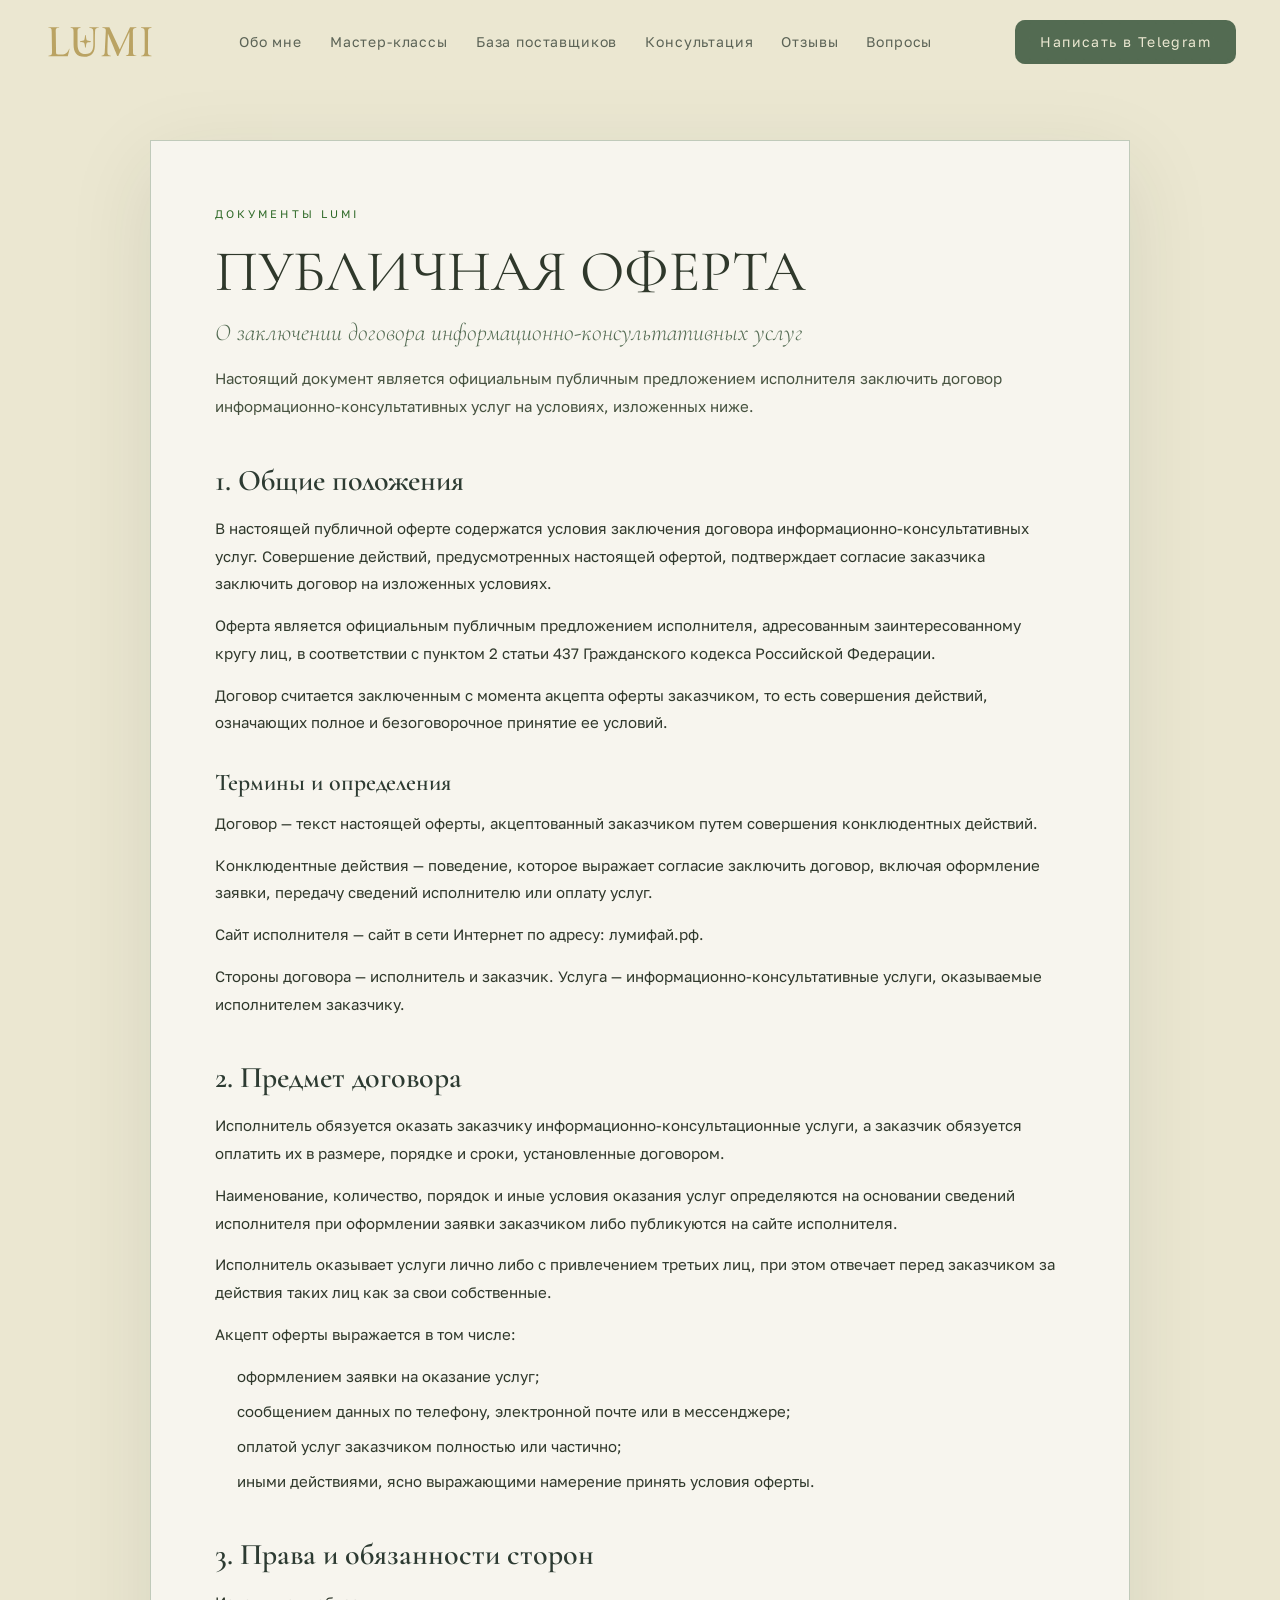
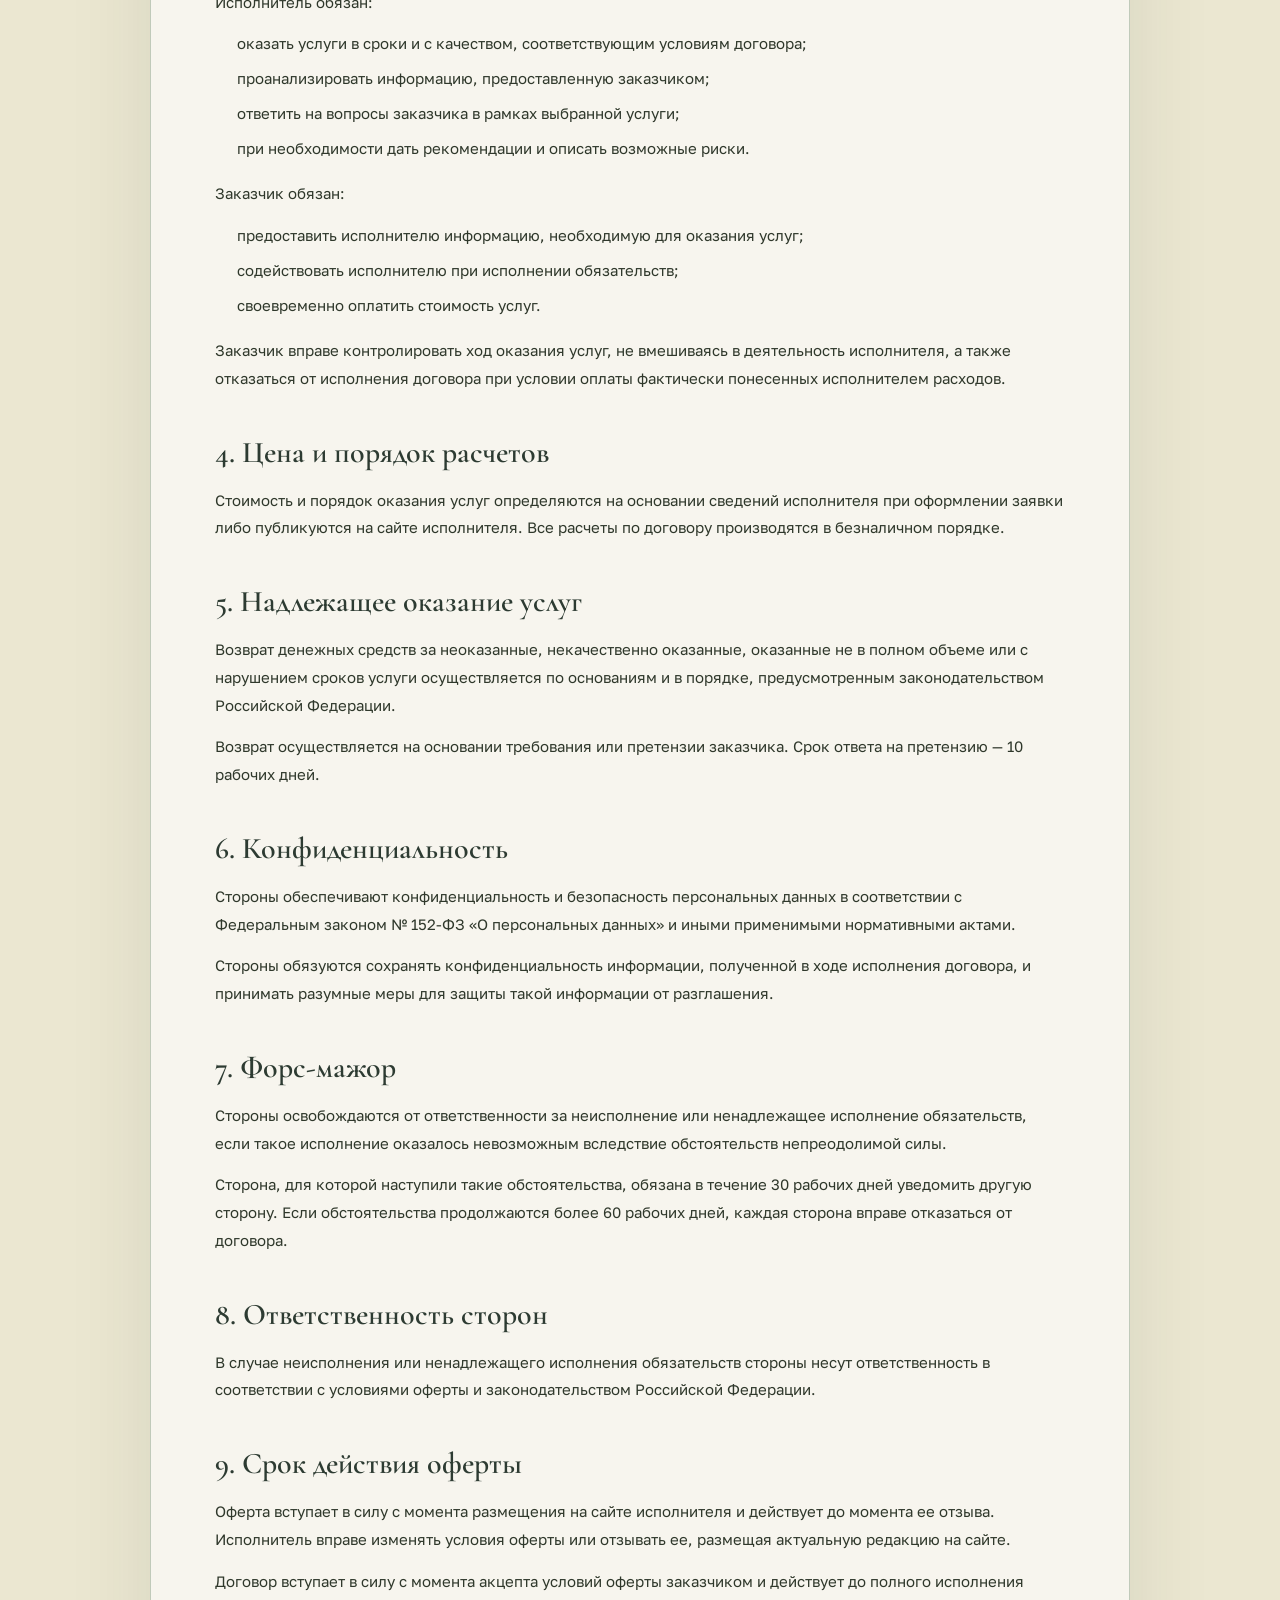
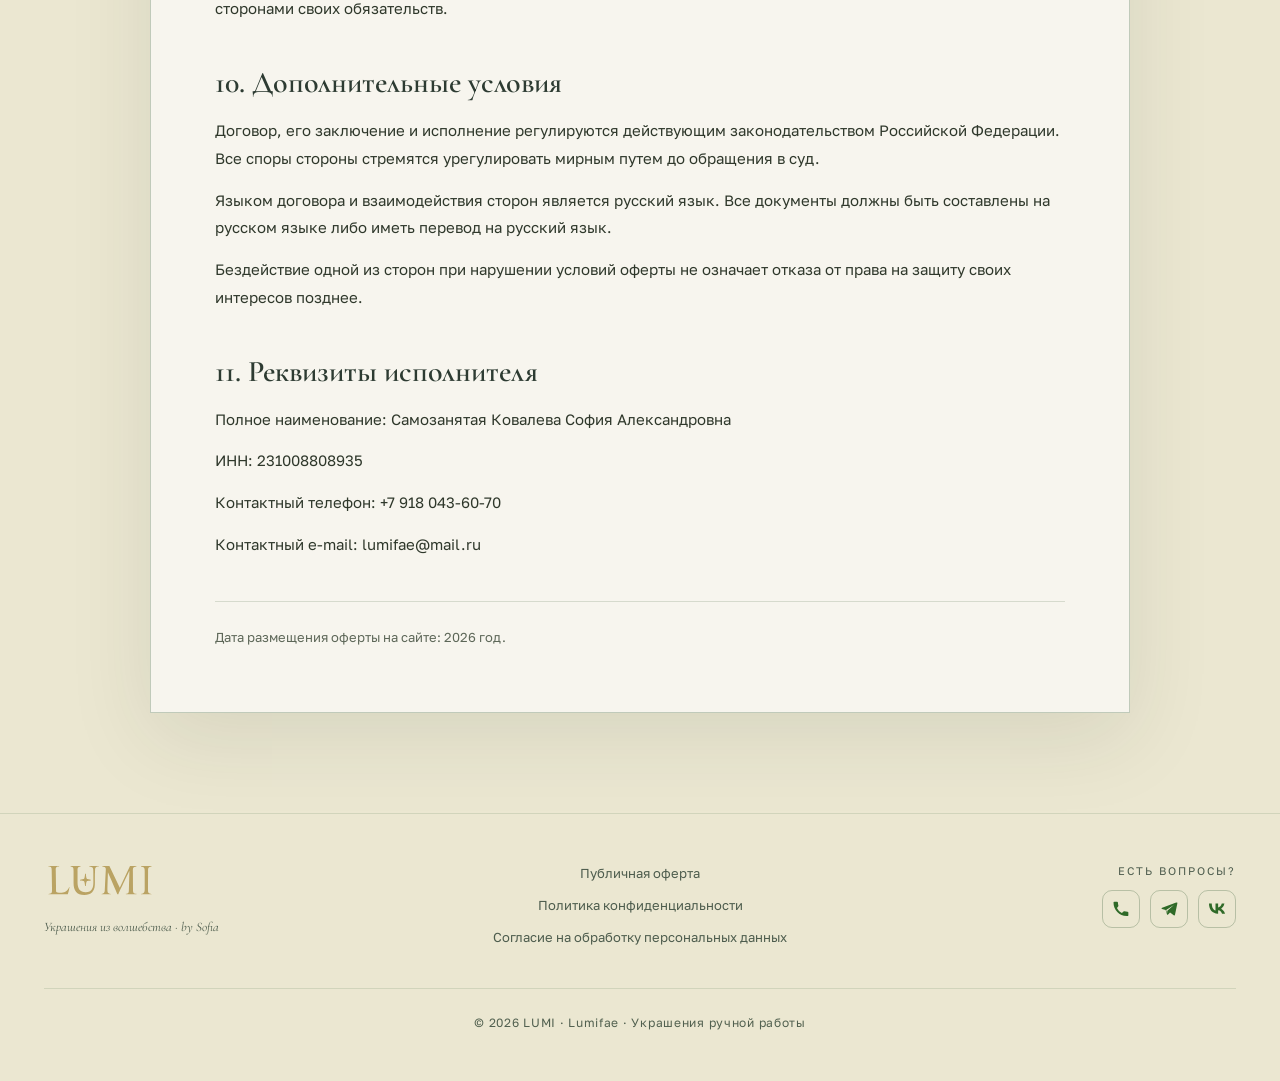
<file: oferta.html>
<!doctype html>
<html lang="ru">
	<head>
		<meta charset="UTF-8" />
		<meta name="viewport" content="width=device-width, initial-scale=1.0" />
		<meta
			name="description"
			content="Публичная оферта LUMI: условия покупки мастер-классов, консультаций и доступа к базе поставщиков."
		/>
		<title>Публичная оферта — LUMI</title>
		<link rel="icon" href="icons/logo-lumi-gold.svg" type="image/svg+xml" />
		<link rel="stylesheet" href="css/main.css" />
		<script type="module" src="js/main.js"></script>
	</head>
	<body class="page">
		<div class="progress" data-progress></div>

		<header class="header" data-header>
			<div class="header__inner">
				<a href="index.html" class="header__logo" aria-label="LUMI">
					<img
						src="icons/logo-lumi-gold.svg"
						alt=""
						class="header__logo-image"
						width="242"
						height="81"
						fetchpriority="high"
						decoding="async"
					/>
				</a>

				<nav class="header__nav" aria-label="Основная навигация">
					<ul class="header__list">
						<li class="header__item">
							<a href="index.html#about" class="header__link">Обо мне</a>
						</li>
						<li class="header__item">
							<a href="index.html#workshops" class="header__link">
								Мастер-классы
							</a>
						</li>
						<li class="header__item">
							<a href="index.html#suppliers" class="header__link">
								База поставщиков
							</a>
						</li>
						<li class="header__item">
							<a href="index.html#consult" class="header__link">
								Консультация
							</a>
						</li>
						<li class="header__item">
							<a href="index.html#reviews" class="header__link">Отзывы</a>
						</li>
						<li class="header__item">
							<a href="index.html#faq" class="header__link">Вопросы</a>
						</li>
					</ul>
				</nav>

				<a
					href="https://t.me/sofiabei"
					target="_blank"
					class="button button--primary header__cta"
					>Написать в Telegram</a
				>

				<button
					class="header__burger"
					type="button"
					aria-label="Открыть меню"
					aria-controls="mobile-menu"
					aria-expanded="false"
					data-menu-toggle
				>
					<span class="header__burger-line"></span>
					<span class="header__burger-line"></span>
					<span class="header__burger-line"></span>
				</button>
			</div>
		</header>

		<div
			class="mobile-menu"
			id="mobile-menu"
			aria-hidden="true"
			data-mobile-menu
		>
			<nav class="mobile-menu__nav" aria-label="Мобильная навигация">
				<a href="index.html#about" class="mobile-menu__link" data-mobile-link>
					Обо мне
				</a>
				<a
					href="index.html#workshops"
					class="mobile-menu__link"
					data-mobile-link
				>
					Мастер-классы
				</a>
				<a
					href="index.html#suppliers"
					class="mobile-menu__link"
					data-mobile-link
				>
					База поставщиков
				</a>
				<a href="index.html#consult" class="mobile-menu__link" data-mobile-link>
					Консультация
				</a>
				<a href="index.html#reviews" class="mobile-menu__link" data-mobile-link>
					Отзывы
				</a>
				<a href="index.html#faq" class="mobile-menu__link" data-mobile-link>
					Вопросы
				</a>
				<a
					href="https://t.me/sofiabei"
					target="_blank"
					class="button button--primary mobile-menu__cta"
					data-mobile-link
					>Написать в Telegram</a
				>
			</nav>
		</div>
		<div class="mobile-menu__overlay" data-menu-overlay></div>

		<main class="main">
			<section class="offer">
				<div class="offer__inner">
					<article class="offer__document">
						<div class="offer__label">Документы LUMI</div>
						<h1 class="offer__title">Публичная оферта</h1>
						<p class="offer__subtitle">
							О заключении договора информационно-консультативных услуг
						</p>
						<p class="offer__intro">
							Настоящий документ является официальным публичным предложением
							исполнителя заключить договор информационно-консультативных услуг
							на условиях, изложенных ниже.
						</p>

						<section class="offer__section">
							<h2 class="offer__heading">1. Общие положения</h2>
							<p class="offer__text">
								В настоящей публичной оферте содержатся условия заключения
								договора информационно-консультативных услуг. Совершение
								действий, предусмотренных настоящей офертой, подтверждает
								согласие заказчика заключить договор на изложенных условиях.
							</p>
							<p class="offer__text">
								Оферта является официальным публичным предложением исполнителя,
								адресованным заинтересованному кругу лиц, в соответствии с
								пунктом 2 статьи 437 Гражданского кодекса Российской Федерации.
							</p>
							<p class="offer__text">
								Договор считается заключенным с момента акцепта оферты
								заказчиком, то есть совершения действий, означающих полное и
								безоговорочное принятие ее условий.
							</p>
							<h3 class="offer__subheading">Термины и определения</h3>
							<p class="offer__text">
								Договор — текст настоящей оферты, акцептованный заказчиком путем
								совершения конклюдентных действий.
							</p>
							<p class="offer__text">
								Конклюдентные действия — поведение, которое выражает согласие
								заключить договор, включая оформление заявки, передачу сведений
								исполнителю или оплату услуг.
							</p>
							<p class="offer__text">
								Сайт исполнителя — сайт в сети Интернет по адресу: лумифай.рф.
							</p>
							<p class="offer__text">
								Стороны договора — исполнитель и заказчик. Услуга —
								информационно-консультативные услуги, оказываемые исполнителем
								заказчику.
							</p>
						</section>

						<section class="offer__section">
							<h2 class="offer__heading">2. Предмет договора</h2>
							<p class="offer__text">
								Исполнитель обязуется оказать заказчику
								информационно-консультационные услуги, а заказчик обязуется
								оплатить их в размере, порядке и сроки, установленные договором.
							</p>
							<p class="offer__text">
								Наименование, количество, порядок и иные условия оказания услуг
								определяются на основании сведений исполнителя при оформлении
								заявки заказчиком либо публикуются на сайте исполнителя.
							</p>
							<p class="offer__text">
								Исполнитель оказывает услуги лично либо с привлечением третьих
								лиц, при этом отвечает перед заказчиком за действия таких лиц
								как за свои собственные.
							</p>
							<p class="offer__text">Акцепт оферты выражается в том числе:</p>
							<ul class="offer__list">
								<li class="offer__item">
									оформлением заявки на оказание услуг;
								</li>
								<li class="offer__item">
									сообщением данных по телефону, электронной почте или в
									мессенджере;
								</li>
								<li class="offer__item">
									оплатой услуг заказчиком полностью или частично;
								</li>
								<li class="offer__item">
									иными действиями, ясно выражающими намерение принять условия
									оферты.
								</li>
							</ul>
						</section>

						<section class="offer__section">
							<h2 class="offer__heading">3. Права и обязанности сторон</h2>
							<p class="offer__text">Исполнитель обязан:</p>
							<ul class="offer__list">
								<li class="offer__item">
									оказать услуги в сроки и с качеством, соответствующим условиям
									договора;
								</li>
								<li class="offer__item">
									проанализировать информацию, предоставленную заказчиком;
								</li>
								<li class="offer__item">
									ответить на вопросы заказчика в рамках выбранной услуги;
								</li>
								<li class="offer__item">
									при необходимости дать рекомендации и описать возможные риски.
								</li>
							</ul>
							<p class="offer__text">Заказчик обязан:</p>
							<ul class="offer__list">
								<li class="offer__item">
									предоставить исполнителю информацию, необходимую для оказания
									услуг;
								</li>
								<li class="offer__item">
									содействовать исполнителю при исполнении обязательств;
								</li>
								<li class="offer__item">
									своевременно оплатить стоимость услуг.
								</li>
							</ul>
							<p class="offer__text">
								Заказчик вправе контролировать ход оказания услуг, не вмешиваясь
								в деятельность исполнителя, а также отказаться от исполнения
								договора при условии оплаты фактически понесенных исполнителем
								расходов.
							</p>
						</section>

						<section class="offer__section">
							<h2 class="offer__heading">4. Цена и порядок расчетов</h2>
							<p class="offer__text">
								Стоимость и порядок оказания услуг определяются на основании
								сведений исполнителя при оформлении заявки либо публикуются на
								сайте исполнителя. Все расчеты по договору производятся в
								безналичном порядке.
							</p>
						</section>

						<section class="offer__section">
							<h2 class="offer__heading">5. Надлежащее оказание услуг</h2>
							<p class="offer__text">
								Возврат денежных средств за неоказанные, некачественно
								оказанные, оказанные не в полном объеме или с нарушением сроков
								услуги осуществляется по основаниям и в порядке, предусмотренным
								законодательством Российской Федерации.
							</p>
							<p class="offer__text">
								Возврат осуществляется на основании требования или претензии
								заказчика. Срок ответа на претензию — 10 рабочих дней.
							</p>
						</section>

						<section class="offer__section">
							<h2 class="offer__heading">6. Конфиденциальность</h2>
							<p class="offer__text">
								Стороны обеспечивают конфиденциальность и безопасность
								персональных данных в соответствии с Федеральным законом №
								152-ФЗ «О персональных данных» и иными применимыми нормативными
								актами.
							</p>
							<p class="offer__text">
								Стороны обязуются сохранять конфиденциальность информации,
								полученной в ходе исполнения договора, и принимать разумные меры
								для защиты такой информации от разглашения.
							</p>
						</section>

						<section class="offer__section">
							<h2 class="offer__heading">7. Форс-мажор</h2>
							<p class="offer__text">
								Стороны освобождаются от ответственности за неисполнение или
								ненадлежащее исполнение обязательств, если такое исполнение
								оказалось невозможным вследствие обстоятельств непреодолимой
								силы.
							</p>
							<p class="offer__text">
								Сторона, для которой наступили такие обстоятельства, обязана в
								течение 30 рабочих дней уведомить другую сторону. Если
								обстоятельства продолжаются более 60 рабочих дней, каждая
								сторона вправе отказаться от договора.
							</p>
						</section>

						<section class="offer__section">
							<h2 class="offer__heading">8. Ответственность сторон</h2>
							<p class="offer__text">
								В случае неисполнения или ненадлежащего исполнения обязательств
								стороны несут ответственность в соответствии с условиями оферты
								и законодательством Российской Федерации.
							</p>
						</section>

						<section class="offer__section">
							<h2 class="offer__heading">9. Срок действия оферты</h2>
							<p class="offer__text">
								Оферта вступает в силу с момента размещения на сайте исполнителя
								и действует до момента ее отзыва. Исполнитель вправе изменять
								условия оферты или отзывать ее, размещая актуальную редакцию на
								сайте.
							</p>
							<p class="offer__text">
								Договор вступает в силу с момента акцепта условий оферты
								заказчиком и действует до полного исполнения сторонами своих
								обязательств.
							</p>
						</section>

						<section class="offer__section">
							<h2 class="offer__heading">10. Дополнительные условия</h2>
							<p class="offer__text">
								Договор, его заключение и исполнение регулируются действующим
								законодательством Российской Федерации. Все споры стороны
								стремятся урегулировать мирным путем до обращения в суд.
							</p>
							<p class="offer__text">
								Языком договора и взаимодействия сторон является русский язык.
								Все документы должны быть составлены на русском языке либо иметь
								перевод на русский язык.
							</p>
							<p class="offer__text">
								Бездействие одной из сторон при нарушении условий оферты не
								означает отказа от права на защиту своих интересов позднее.
							</p>
						</section>

						<section class="offer__section">
							<h2 class="offer__heading">11. Реквизиты исполнителя</h2>
							<p class="offer__text">
								Полное наименование: Самозанятая Ковалева София Александровна
							</p>
							<p class="offer__text">ИНН: 231008808935</p>
							<p class="offer__text">Контактный телефон: +7 918 043-60-70</p>
							<p class="offer__text">Контактный e-mail: lumifae@mail.ru</p>
						</section>

						<div class="offer__note">
							Дата размещения оферты на сайте: 2026 год.
						</div>
					</article>
				</div>
			</section>
		</main>

		<footer class="footer">
			<div class="footer__main">
				<div class="footer__brand">
					<a href="index.html" class="footer__logo" aria-label="LUMI">
						<img
							src="icons/logo-lumi-gold.svg"
							alt=""
							class="footer__logo-image"
							width="242"
							height="81"
							loading="lazy"
							decoding="async"
						/>
					</a>
					<p class="footer__tagline">Украшения из волшебства · by Sofia</p>
				</div>
				<div class="footer__legal">
					<a href="oferta.html" class="footer__legal-link">Публичная оферта</a>
					<a href="privacy.html" class="footer__legal-link">
						Политика конфиденциальности
					</a>
					<a href="consent.html" class="footer__legal-link">
						Согласие на обработку персональных данных
					</a>
				</div>
				<div class="footer__contacts">
					<div class="footer__contacts-title">Есть вопросы?</div>
					<div class="footer__contacts-list" aria-label="Контакты">
						<a
							href="tel:+79180436070"
							class="footer__contact-link"
							aria-label="Позвонить по номеру +7 918 043-60-70"
						>
							<svg aria-hidden="true" viewBox="0 0 24 24">
								<use href="icons/sprite.svg#icon-phone"></use>
							</svg>
						</a>
						<a
							href="https://t.me/sofiabei"
							target="_blank"
							class="footer__contact-link"
							aria-label="Написать в Telegram"
						>
							<svg aria-hidden="true" viewBox="0 0 24 24">
								<use href="icons/sprite.svg#icon-telegram"></use>
							</svg>
						</a>
						<a
							href="https://vk.ru/lumifairy"
							target="_blank"
							rel="noopener"
							class="footer__contact-link"
							aria-label="Открыть VK"
						>
							<svg aria-hidden="true" viewBox="0 0 24 24">
								<use href="icons/sprite.svg#icon-vk"></use>
							</svg>
						</a>
					</div>
				</div>
			</div>
			<div class="footer__bottom">
				© 2026 LUMI · Lumifae · Украшения ручной работы
			</div>
		</footer>
	</body>
</html>
</file>
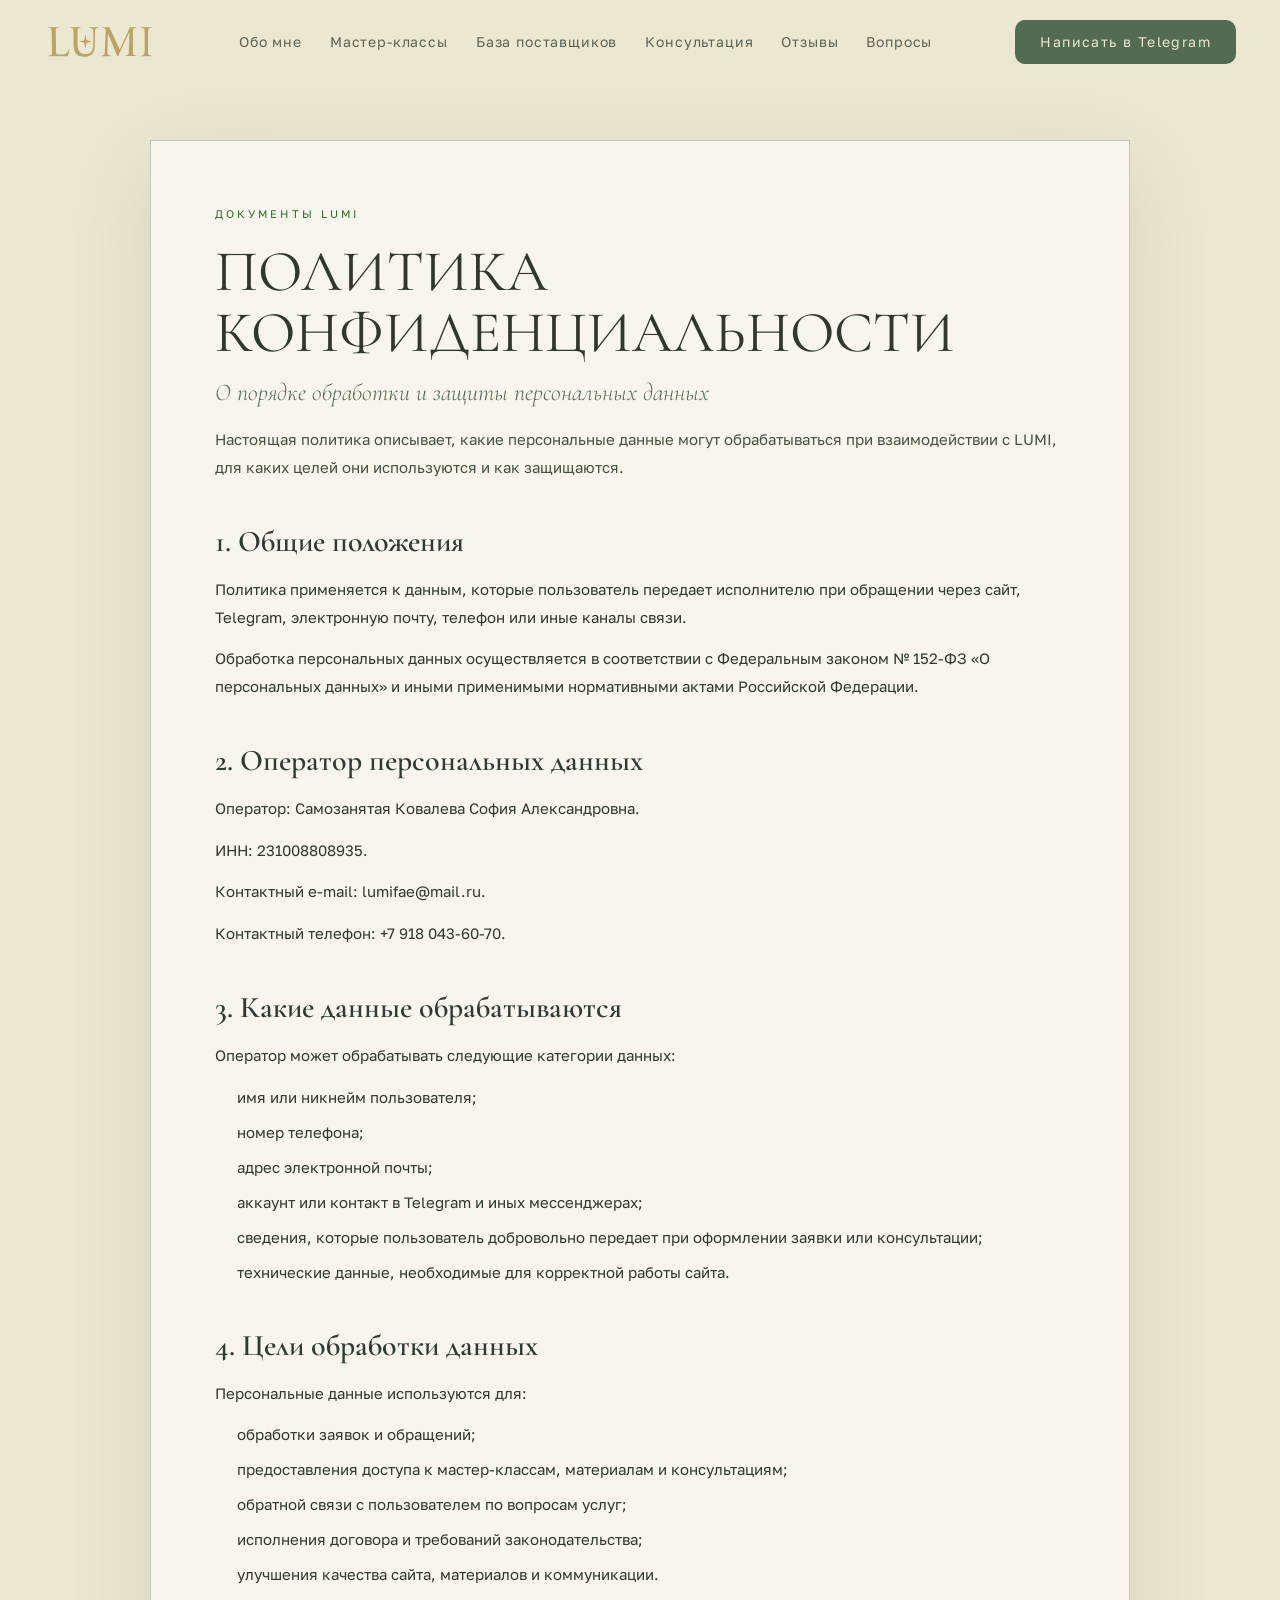
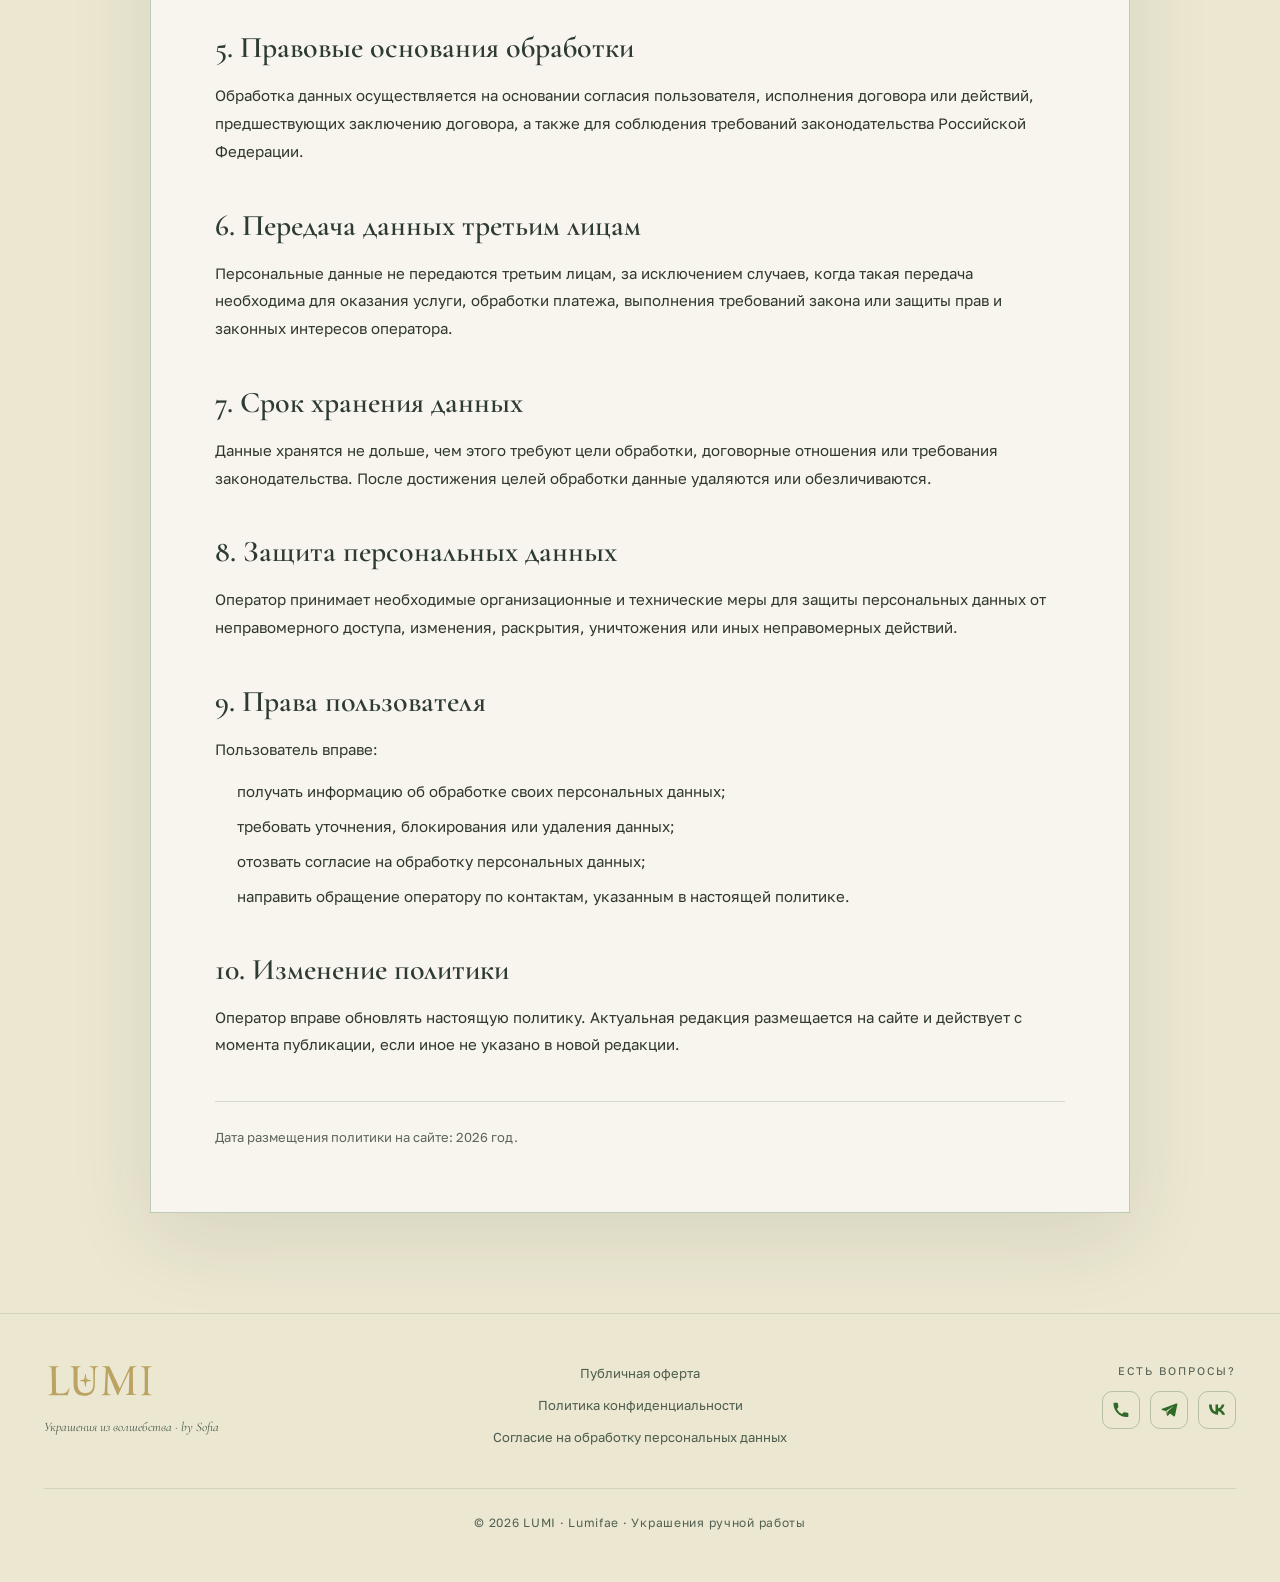
<file: privacy.html>
<!doctype html>
<html lang="ru">
	<head>
		<meta charset="UTF-8" />
		<meta name="viewport" content="width=device-width, initial-scale=1.0" />
		<meta
			name="description"
			content="Политика конфиденциальности LUMI: порядок обработки, хранения и защиты персональных данных посетителей сайта."
		/>
		<title>Политика конфиденциальности — LUMI</title>
		<link rel="icon" href="icons/logo-lumi-gold.svg" type="image/svg+xml" />
		<link rel="stylesheet" href="css/main.css" />
		<script type="module" src="js/main.js"></script>
	</head>
	<body class="page">
		<div class="progress" data-progress></div>

		<header class="header" data-header>
			<div class="header__inner">
				<a href="index.html" class="header__logo" aria-label="LUMI">
					<img
						src="icons/logo-lumi-gold.svg"
						alt=""
						class="header__logo-image"
						width="242"
						height="81"
						fetchpriority="high"
						decoding="async"
					/>
				</a>

				<nav class="header__nav" aria-label="Основная навигация">
					<ul class="header__list">
						<li class="header__item">
							<a href="index.html#about" class="header__link">Обо мне</a>
						</li>
						<li class="header__item">
							<a href="index.html#workshops" class="header__link">
								Мастер-классы
							</a>
						</li>
						<li class="header__item">
							<a href="index.html#suppliers" class="header__link">
								База поставщиков
							</a>
						</li>
						<li class="header__item">
							<a href="index.html#consult" class="header__link">
								Консультация
							</a>
						</li>
						<li class="header__item">
							<a href="index.html#reviews" class="header__link">Отзывы</a>
						</li>
						<li class="header__item">
							<a href="index.html#faq" class="header__link">Вопросы</a>
						</li>
					</ul>
				</nav>

				<a
					href="https://t.me/sofiabei"
					target="_blank"
					class="button button--primary header__cta"
					>Написать в Telegram</a
				>

				<button
					class="header__burger"
					type="button"
					aria-label="Открыть меню"
					aria-controls="mobile-menu"
					aria-expanded="false"
					data-menu-toggle
				>
					<span class="header__burger-line"></span>
					<span class="header__burger-line"></span>
					<span class="header__burger-line"></span>
				</button>
			</div>
		</header>

		<div
			class="mobile-menu"
			id="mobile-menu"
			aria-hidden="true"
			data-mobile-menu
		>
			<nav class="mobile-menu__nav" aria-label="Мобильная навигация">
				<a href="index.html#about" class="mobile-menu__link" data-mobile-link>
					Обо мне
				</a>
				<a
					href="index.html#workshops"
					class="mobile-menu__link"
					data-mobile-link
				>
					Мастер-классы
				</a>
				<a
					href="index.html#suppliers"
					class="mobile-menu__link"
					data-mobile-link
				>
					База поставщиков
				</a>
				<a href="index.html#consult" class="mobile-menu__link" data-mobile-link>
					Консультация
				</a>
				<a href="index.html#reviews" class="mobile-menu__link" data-mobile-link>
					Отзывы
				</a>
				<a href="index.html#faq" class="mobile-menu__link" data-mobile-link>
					Вопросы
				</a>
				<a
					href="https://t.me/sofiabei"
					target="_blank"
					class="button button--primary mobile-menu__cta"
					data-mobile-link
					>Написать в Telegram</a
				>
			</nav>
		</div>
		<div class="mobile-menu__overlay" data-menu-overlay></div>

		<main class="main">
			<section class="offer">
				<div class="offer__inner">
					<article class="offer__document">
						<div class="offer__label">Документы LUMI</div>
						<h1 class="offer__title">Политика конфиденциальности</h1>
						<p class="offer__subtitle">
							О порядке обработки и защиты персональных данных
						</p>
						<p class="offer__intro">
							Настоящая политика описывает, какие персональные данные могут
							обрабатываться при взаимодействии с LUMI, для каких целей они
							используются и как защищаются.
						</p>

						<section class="offer__section">
							<h2 class="offer__heading">1. Общие положения</h2>
							<p class="offer__text">
								Политика применяется к данным, которые пользователь передает
								исполнителю при обращении через сайт, Telegram, электронную
								почту, телефон или иные каналы связи.
							</p>
							<p class="offer__text">
								Обработка персональных данных осуществляется в соответствии с
								Федеральным законом № 152-ФЗ «О персональных данных» и иными
								применимыми нормативными актами Российской Федерации.
							</p>
						</section>

						<section class="offer__section">
							<h2 class="offer__heading">2. Оператор персональных данных</h2>
							<p class="offer__text">
								Оператор: Самозанятая Ковалева София Александровна.
							</p>
							<p class="offer__text">ИНН: 231008808935.</p>
							<p class="offer__text">Контактный e-mail: lumifae@mail.ru.</p>
							<p class="offer__text">Контактный телефон: +7 918 043-60-70.</p>
						</section>

						<section class="offer__section">
							<h2 class="offer__heading">3. Какие данные обрабатываются</h2>
							<p class="offer__text">
								Оператор может обрабатывать следующие категории данных:
							</p>
							<ul class="offer__list">
								<li class="offer__item">имя или никнейм пользователя;</li>
								<li class="offer__item">номер телефона;</li>
								<li class="offer__item">адрес электронной почты;</li>
								<li class="offer__item">
									аккаунт или контакт в Telegram и иных мессенджерах;
								</li>
								<li class="offer__item">
									сведения, которые пользователь добровольно передает при
									оформлении заявки или консультации;
								</li>
								<li class="offer__item">
									технические данные, необходимые для корректной работы сайта.
								</li>
							</ul>
						</section>

						<section class="offer__section">
							<h2 class="offer__heading">4. Цели обработки данных</h2>
							<p class="offer__text">Персональные данные используются для:</p>
							<ul class="offer__list">
								<li class="offer__item">обработки заявок и обращений;</li>
								<li class="offer__item">
									предоставления доступа к мастер-классам, материалам и
									консультациям;
								</li>
								<li class="offer__item">
									обратной связи с пользователем по вопросам услуг;
								</li>
								<li class="offer__item">
									исполнения договора и требований законодательства;
								</li>
								<li class="offer__item">
									улучшения качества сайта, материалов и коммуникации.
								</li>
							</ul>
						</section>

						<section class="offer__section">
							<h2 class="offer__heading">5. Правовые основания обработки</h2>
							<p class="offer__text">
								Обработка данных осуществляется на основании согласия
								пользователя, исполнения договора или действий, предшествующих
								заключению договора, а также для соблюдения требований
								законодательства Российской Федерации.
							</p>
						</section>

						<section class="offer__section">
							<h2 class="offer__heading">6. Передача данных третьим лицам</h2>
							<p class="offer__text">
								Персональные данные не передаются третьим лицам, за исключением
								случаев, когда такая передача необходима для оказания услуги,
								обработки платежа, выполнения требований закона или защиты прав
								и законных интересов оператора.
							</p>
						</section>

						<section class="offer__section">
							<h2 class="offer__heading">7. Срок хранения данных</h2>
							<p class="offer__text">
								Данные хранятся не дольше, чем этого требуют цели обработки,
								договорные отношения или требования законодательства. После
								достижения целей обработки данные удаляются или обезличиваются.
							</p>
						</section>

						<section class="offer__section">
							<h2 class="offer__heading">8. Защита персональных данных</h2>
							<p class="offer__text">
								Оператор принимает необходимые организационные и технические
								меры для защиты персональных данных от неправомерного доступа,
								изменения, раскрытия, уничтожения или иных неправомерных
								действий.
							</p>
						</section>

						<section class="offer__section">
							<h2 class="offer__heading">9. Права пользователя</h2>
							<p class="offer__text">Пользователь вправе:</p>
							<ul class="offer__list">
								<li class="offer__item">
									получать информацию об обработке своих персональных данных;
								</li>
								<li class="offer__item">
									требовать уточнения, блокирования или удаления данных;
								</li>
								<li class="offer__item">
									отозвать согласие на обработку персональных данных;
								</li>
								<li class="offer__item">
									направить обращение оператору по контактам, указанным в
									настоящей политике.
								</li>
							</ul>
						</section>

						<section class="offer__section">
							<h2 class="offer__heading">10. Изменение политики</h2>
							<p class="offer__text">
								Оператор вправе обновлять настоящую политику. Актуальная
								редакция размещается на сайте и действует с момента публикации,
								если иное не указано в новой редакции.
							</p>
						</section>

						<div class="offer__note">
							Дата размещения политики на сайте: 2026 год.
						</div>
					</article>
				</div>
			</section>
		</main>

		<footer class="footer">
			<div class="footer__main">
				<div class="footer__brand">
					<a href="index.html" class="footer__logo" aria-label="LUMI">
						<img
							src="icons/logo-lumi-gold.svg"
							alt=""
							class="footer__logo-image"
							width="242"
							height="81"
							loading="lazy"
							decoding="async"
						/>
					</a>
					<p class="footer__tagline">Украшения из волшебства · by Sofia</p>
				</div>
				<div class="footer__legal">
					<a href="oferta.html" class="footer__legal-link">Публичная оферта</a>
					<a href="privacy.html" class="footer__legal-link">
						Политика конфиденциальности
					</a>
					<a href="consent.html" class="footer__legal-link">
						Согласие на обработку персональных данных
					</a>
				</div>
				<div class="footer__contacts">
					<div class="footer__contacts-title">Есть вопросы?</div>
					<div class="footer__contacts-list" aria-label="Контакты">
						<a
							href="tel:+79180436070"
							class="footer__contact-link"
							aria-label="Позвонить по номеру +7 918 043-60-70"
						>
							<svg aria-hidden="true" viewBox="0 0 24 24">
								<use href="icons/sprite.svg#icon-phone"></use>
							</svg>
						</a>
						<a
							href="https://t.me/sofiabei"
							target="_blank"
							class="footer__contact-link"
							aria-label="Написать в Telegram"
						>
							<svg aria-hidden="true" viewBox="0 0 24 24">
								<use href="icons/sprite.svg#icon-telegram"></use>
							</svg>
						</a>
						<a
							href="https://vk.ru/lumifairy"
							target="_blank"
							rel="noopener"
							class="footer__contact-link"
							aria-label="Открыть VK"
						>
							<svg aria-hidden="true" viewBox="0 0 24 24">
								<use href="icons/sprite.svg#icon-vk"></use>
							</svg>
						</a>
					</div>
				</div>
			</div>
			<div class="footer__bottom">
				© 2026 LUMI · Lumifae · Украшения ручной работы
			</div>
		</footer>
	</body>
</html>
</file>
<file: css/main.css>
@import url("base/fonts.css");
@import url("base/vars.css");
@import url("base/normalize.css");
@import url("base/globals.css");
@import url("blocks/header.css");
@import url("blocks/hero.css");
@import url("blocks/about.css");
@import url("blocks/workshops.css");
@import url("blocks/suppliers.css");
@import url("blocks/consult.css");
@import url("blocks/how.css");
@import url("blocks/reviews.css");
@import url("blocks/faq.css");
@import url("blocks/cta.css");
@import url("blocks/offer.css");
@import url("blocks/footer.css");
</file>
